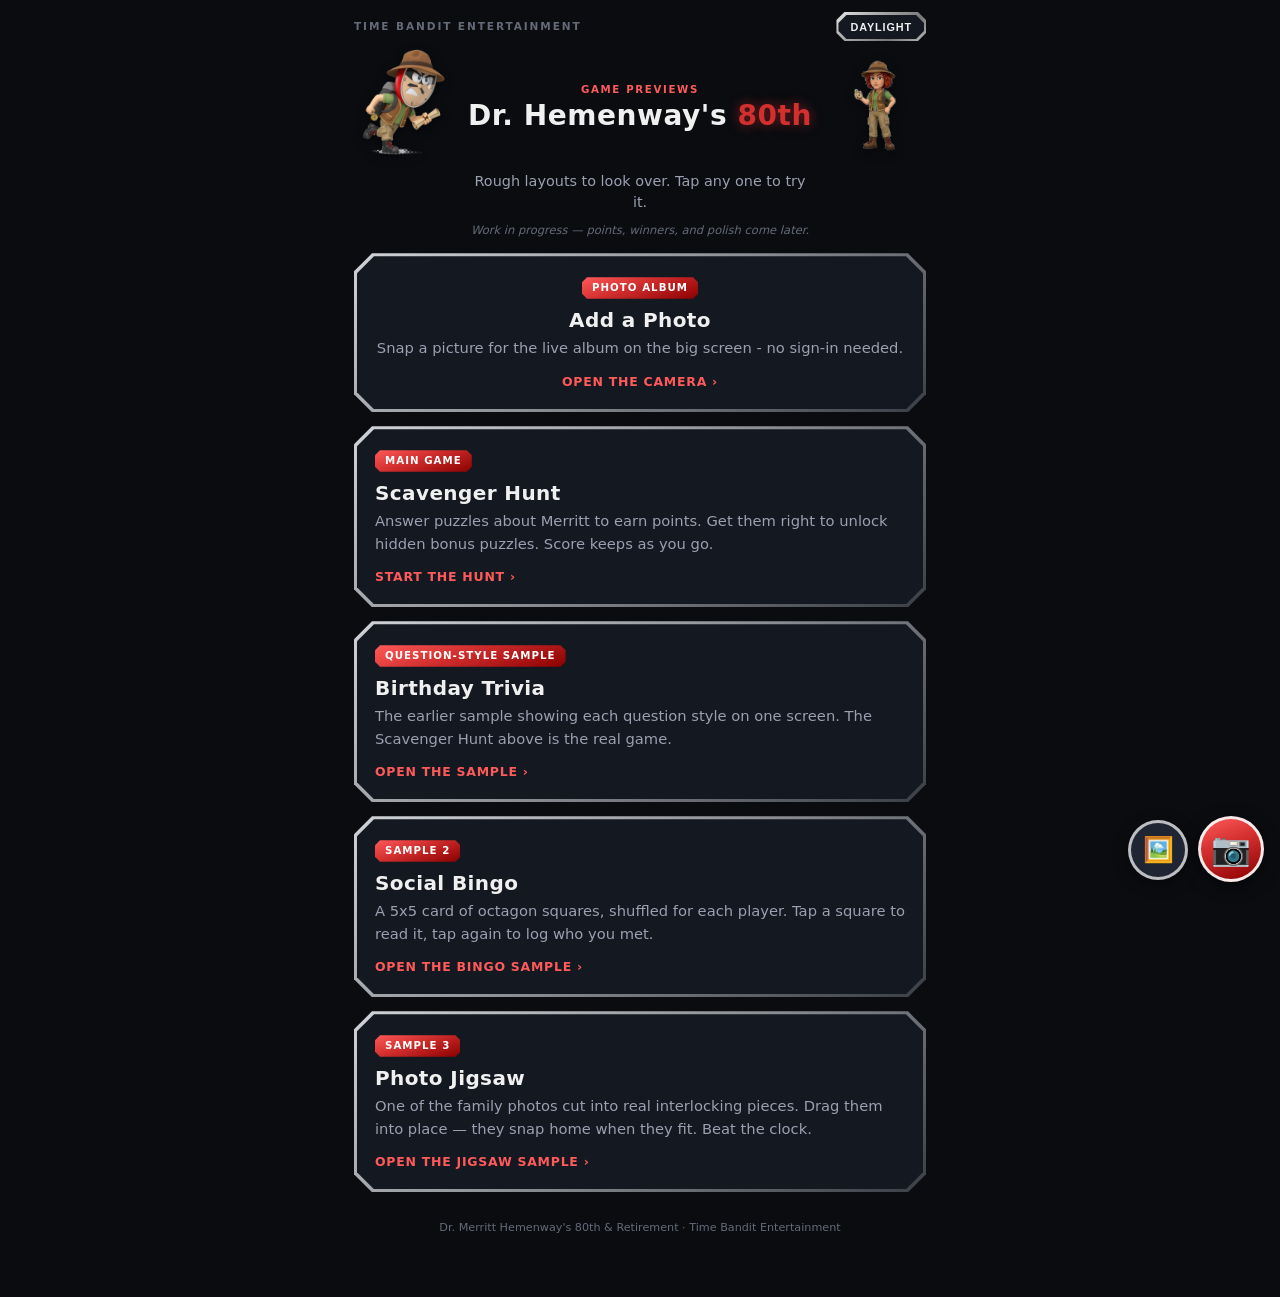
<file: index.html>
<!DOCTYPE html>
<html lang="en" data-theme="dark">
<head>
<meta charset="UTF-8" />
<meta name="viewport" content="width=device-width, initial-scale=1, viewport-fit=cover" />
<title>Dr. Hemenway's 80th — Game Previews</title>
<link rel="stylesheet" href="assets/tb.css" />
<style>
.frame.cardlink{text-decoration:none;color:inherit;transition:filter .15s,transform .1s;}
.frame.cardlink:hover{filter:brightness(1.07);}.frame.cardlink:active{transform:scale(.99);}
.tag{display:inline-block;font-size:.64rem;font-weight:800;letter-spacing:.1em;text-transform:uppercase;color:#fff;
  background:var(--accent);padding:3px 10px;margin-bottom:10px;
  clip-path:polygon(5px 0,calc(100% - 5px) 0,100% 5px,100% calc(100% - 5px),calc(100% - 5px) 100%,5px 100%,0 calc(100% - 5px),0 5px);}
.cardlink h3{font-size:1.25rem;margin-bottom:6px;}
.cardlink p{color:var(--text-dim);font-size:.92rem;}
.play{margin-top:13px;color:var(--red-light);font-weight:800;letter-spacing:.06em;text-transform:uppercase;font-size:.78rem;}
.camcard{text-align:center;}
.camcard .play{cursor:pointer;}
.cambtn{position:fixed;right:16px;bottom:18px;z-index:55;width:66px;height:66px;border:3px solid rgba(255,255,255,.9);border-radius:50%;
  cursor:pointer;font-size:2rem;line-height:1;color:#fff;display:flex;align-items:center;justify-content:center;
  background:var(--accent);box-shadow:0 4px 16px rgba(0,0,0,.55);}
.cambtn:active{transform:scale(.95);}
.galbtn{position:fixed;right:92px;bottom:20px;z-index:55;width:60px;height:60px;border:3px solid rgba(255,255,255,.7);border-radius:50%;
  cursor:pointer;font-size:1.55rem;line-height:1;color:#fff;display:flex;align-items:center;justify-content:center;
  background:var(--bg3);box-shadow:0 4px 14px rgba(0,0,0,.5);}
.galbtn:active{transform:scale(.95);}
.camprev{position:fixed;inset:0;z-index:90;display:none;align-items:center;justify-content:center;padding:20px;background:rgba(10,12,16,.95);}
.camprev.show{display:flex;}
.camprev .cpcard{max-width:34ch;width:100%;text-align:center;}
.camprev .cph{font-weight:800;text-transform:uppercase;letter-spacing:.1em;color:var(--red-light);font-size:.74rem;margin-bottom:10px;}
.camprev img{width:100%;height:auto;max-height:46vh;object-fit:contain;border:2px solid var(--border);margin-bottom:10px;background:#000;}
.camprev input{width:100%;background:var(--bg3);border:1px solid var(--border);color:var(--text);padding:11px 13px;font-size:.95rem;text-align:center;outline:none;margin-bottom:8px;
  clip-path:polygon(8px 0,calc(100% - 8px) 0,100% 8px,100% calc(100% - 8px),calc(100% - 8px) 100%,8px 100%,0 calc(100% - 8px),0 8px);}
</style>
</head>
<body>
<div class="toprow">
  <span class="brandmini">Time Bandit Entertainment</span>
  <span class="theme-toggle oct-8" onclick="toggleTheme()"><button class="inner oct-8" id="themeBtn">Daylight</button></span>
</div>

<header class="hdr">
  <img class="charL" src="assets/adventurer.png" alt="Time Bandit adventurer" />
  <div class="htitle">
    <div class="kicker">Game Previews</div>
    <h1>Dr. Hemenway's <span class="age">80th</span></h1>
  </div>
  <img class="charR" src="assets/girl.png" alt="Adventurer" />
</header>
<p class="hsub">Rough layouts to look over. Tap any one to try it.</p>
<div class="note">Work in progress — points, winners, and polish come later.</div>

<div class="frame oct-18 cardlink camcard" onclick="openCam()">
  <div class="body">
    <span class="tag">Photo Album</span>
    <h3>Add a Photo</h3>
    <p>Snap a picture for the live album on the big screen - no sign-in needed.</p>
    <div class="play">Open the camera &rsaquo;</div>
  </div>
</div>

<a class="frame oct-18 cardlink" href="hunt.html">
  <div class="body">
    <span class="tag">Main Game</span>
    <h3>Scavenger Hunt</h3>
    <p>Answer puzzles about Merritt to earn points. Get them right to unlock hidden bonus puzzles. Score keeps as you go.</p>
    <div class="play">Start the hunt &rsaquo;</div>
  </div>
</a>

<a class="frame oct-18 cardlink" href="trivia.html">
  <div class="body">
    <span class="tag">Question-style sample</span>
    <h3>Birthday Trivia</h3>
    <p>The earlier sample showing each question style on one screen. The Scavenger Hunt above is the real game.</p>
    <div class="play">Open the sample &rsaquo;</div>
  </div>
</a>

<a class="frame oct-18 cardlink" href="bingo.html">
  <div class="body">
    <span class="tag">Sample 2</span>
    <h3>Social Bingo</h3>
    <p>A 5x5 card of octagon squares, shuffled for each player. Tap a square to read it, tap again to log who you met.</p>
    <div class="play">Open the bingo sample &rsaquo;</div>
  </div>
</a>

<a class="frame oct-18 cardlink" href="jigsaw.html">
  <div class="body">
    <span class="tag">Sample 3</span>
    <h3>Photo Jigsaw</h3>
    <p>One of the family photos cut into real interlocking pieces. Drag them into place — they snap home when they fit. Beat the clock.</p>
    <div class="play">Open the jigsaw sample &rsaquo;</div>
  </div>
</a>

<footer>Dr. Merritt Hemenway's 80th &amp; Retirement · Time Bandit Entertainment</footer>
<button class="cambtn" onclick="openCam()" title="Take a photo for the album">&#128247;</button>
<input type="file" id="camInput" accept="image/*" capture="environment" style="display:none" onchange="onPhoto(event)" />
<button class="galbtn" onclick="openGallery()" title="Upload a photo you already took">&#128444;&#65039;</button>
<input type="file" id="galInput" accept="image/*" style="display:none" onchange="onPhoto(event)" />
<div class="camprev" id="camprev"><div class="cpcard">
  <div class="cph">Add to the album</div>
  <img id="camImg" alt="your photo" />
  <input id="camCap" placeholder="Add a caption (optional)" maxlength="80" />
  <span class="btn-frame oct-10"><button class="btn oct-9" onclick="sendPhoto()">Add to Album</button></span>
  <span class="btn-ghost-frame oct-8"><button class="btn-ghost oct-8" onclick="closeCam()">Cancel</button></span>
</div></div>

<script src="assets/tb.js"></script>
<script>
const LB_URL="https://hemenway-leaderboard.plywoodtom.workers.dev";
function isLB(){return /^https?:\/\//.test(LB_URL);}
function camWho(){try{return localStorage.getItem('tb_hunt_user')||localStorage.getItem('tb_hunt_name')||'Guest';}catch(e){return 'Guest';}}
let camData=null;
function openCam(){document.getElementById('camInput').click();}
function openGallery(){document.getElementById('galInput').click();}
function onPhoto(ev){const f=ev.target.files&&ev.target.files[0];ev.target.value='';if(!f)return;
  const rd=new FileReader();
  rd.onload=function(){const img=new Image();
    img.onload=function(){const max=1000;let w=img.width,h=img.height;
      if(w>h&&w>max){h=Math.round(h*max/w);w=max;}else if(h>=w&&h>max){w=Math.round(w*max/h);h=max;}
      const c=document.createElement('canvas');c.width=w;c.height=h;c.getContext('2d').drawImage(img,0,0,w,h);
      camData=c.toDataURL('image/jpeg',0.72);
      document.getElementById('camImg').src=camData;document.getElementById('camCap').value='';
      document.getElementById('camprev').classList.add('show');};
    img.src=rd.result;};
  rd.readAsDataURL(f);}
function closeCam(){document.getElementById('camprev').classList.remove('show');camData=null;}
function postPhotoTry(who,cap,img,tries){
  return fetch(LB_URL.replace(/\/$/,'')+'/photo',{method:'POST',headers:{'Content-Type':'application/json'},body:JSON.stringify({name:who,caption:cap,img})})
    .then(r=>r.ok).catch(()=>false)
    .then(ok=>(ok||tries<=0)?ok:new Promise(r=>setTimeout(r,900)).then(()=>postPhotoTry(who,cap,img,tries-1)));}
function sendPhoto(){if(!camData)return;
  const cap=(document.getElementById('camCap').value||'').trim();const who=camWho();
  if(!isLB()){closeCam();showToast('Photo captured (album link not set yet).');return;}
  showToast('Adding to the album...');
  postPhotoTry(who,cap,camData,3).then(ok=>{ if(ok){closeCam();showToast('Added to the album!');}
    else{showToast('Still no luck - check the wifi and tap Add to Album again.');} });}
</script>
</body>
</html>
</file>
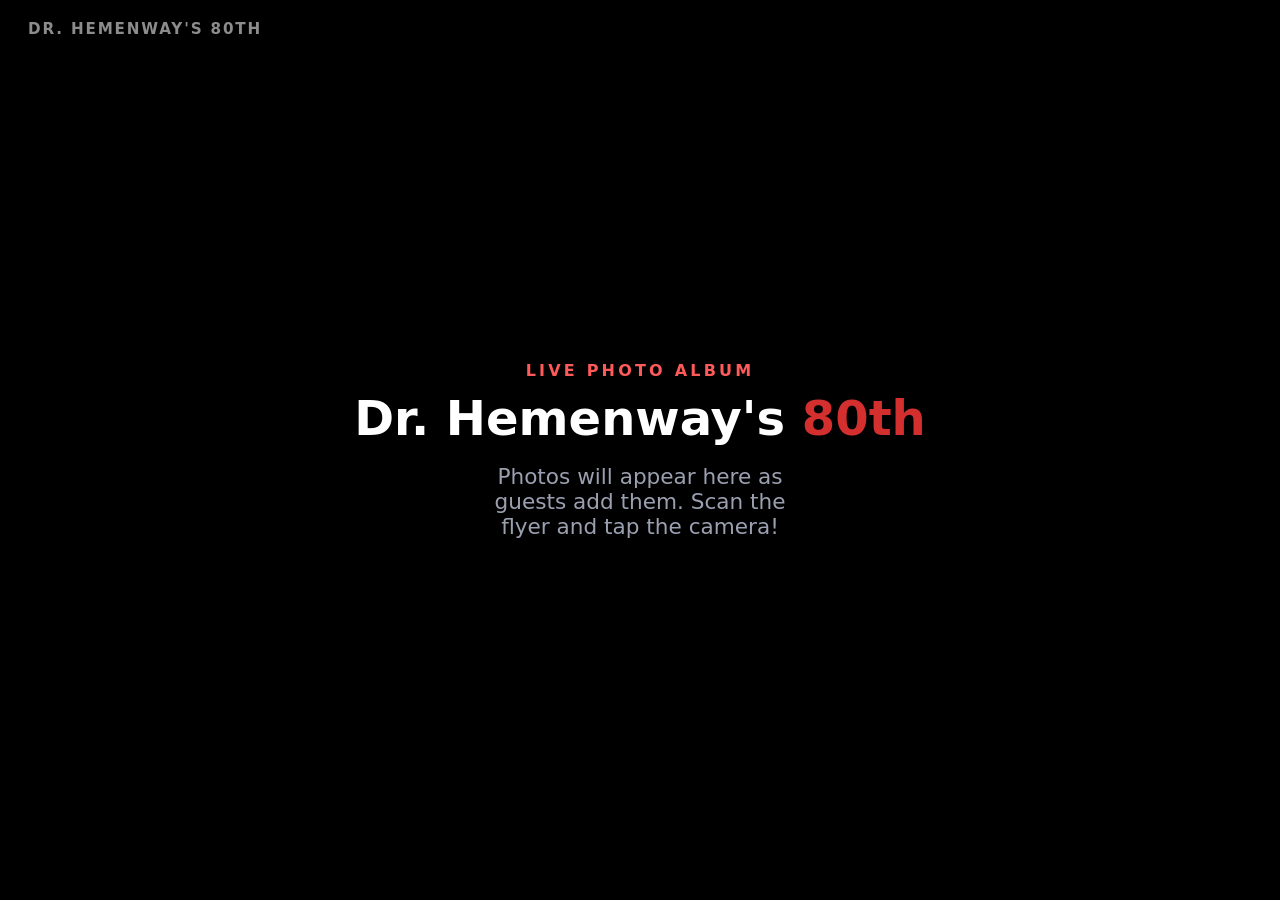
<file: album.html>
<!DOCTYPE html>
<html lang="en">
<head>
<meta charset="UTF-8" />
<meta name="viewport" content="width=device-width, initial-scale=1" />
<title>Dr. Hemenway's 80th — Live Photo Album</title>
<style>
*{margin:0;padding:0;box-sizing:border-box;}
body{background:#000;overflow:hidden;font-family:'Segoe UI',system-ui,-apple-system,sans-serif;cursor:none;}
#stage{position:fixed;inset:0;display:flex;align-items:center;justify-content:center;}
#pic{max-width:100%;max-height:100%;object-fit:contain;transition:opacity .6s ease;opacity:0;}
#cap{position:fixed;left:0;right:0;bottom:0;padding:26px 36px 30px;text-align:center;
  background:linear-gradient(transparent,rgba(0,0,0,.82));pointer-events:none;}
#cap .ct{color:#fff;font-size:2.2rem;font-weight:700;text-shadow:0 2px 10px #000;line-height:1.2;}
#cap .nm{color:#ff5a5a;font-size:1.15rem;font-weight:800;text-transform:uppercase;letter-spacing:.12em;margin-top:8px;text-shadow:0 2px 8px #000;}
#brand{position:fixed;top:20px;left:28px;color:rgba(255,255,255,.55);font-weight:800;letter-spacing:.12em;text-transform:uppercase;font-size:.95rem;}
#count{position:fixed;top:20px;right:28px;color:rgba(255,255,255,.45);font-weight:700;font-size:.85rem;}
#empty{position:fixed;inset:0;display:flex;flex-direction:column;align-items:center;justify-content:center;color:#fff;text-align:center;padding:30px;}
#empty .k{color:#ff5a5a;font-weight:800;letter-spacing:.2em;text-transform:uppercase;font-size:1rem;}
#empty h1{font-size:3rem;margin:10px 0 6px;}
#empty h1 .r{color:#d32f2f;}
#empty p{color:#9aa0b0;font-size:1.35rem;margin-top:12px;max-width:24ch;}
</style>
</head>
<body>
<div id="stage">
  <img id="pic" alt="" />
  <div id="empty">
    <div class="k">Live Photo Album</div>
    <h1>Dr. Hemenway's <span class="r">80th</span></h1>
    <p>Photos will appear here as guests add them. Scan the flyer and tap the camera!</p>
  </div>
</div>
<div id="brand">Dr. Hemenway's 80th</div>
<div id="count"></div>
<div id="cap"></div>

<script>
const LB_URL="https://hemenway-leaderboard.plywoodtom.workers.dev";
let photos=[], idx=0; const seen=new Set();
function esc(s){return(s+'').replace(/[&<>"']/g,c=>({'&':'&amp;','<':'&lt;','>':'&gt;','"':'&quot;',"'":'&#39;'}[c]));}
function imgUrl(id){return LB_URL.replace(/\/$/,'')+'/photo?id='+encodeURIComponent(id);}
async function poll(){
  try{
    const r=await fetch(LB_URL.replace(/\/$/,'')+'/photos');const list=await r.json();
    if(!Array.isArray(list))return;
    const hasNew=list.some(p=>!seen.has(p.id));
    if(list.length){
      list.forEach(p=>seen.add(p.id));
      photos=list.slice().reverse(); // newest first
      document.getElementById('empty').style.display='none';
      document.getElementById('count').textContent=photos.length+' photos';
      if(hasNew){idx=0;show();} // jump to newest when one arrives
    }
  }catch(e){}
}
function show(){
  if(!photos.length){document.getElementById('empty').style.display='flex';document.getElementById('pic').style.opacity=0;return;}
  const p=photos[idx%photos.length];const img=document.getElementById('pic');
  img.style.opacity=0;
  const tmp=new Image();
  tmp.onload=function(){img.src=tmp.src;img.style.opacity=1;
    const cap=document.getElementById('cap');
    cap.innerHTML=(p.caption?'<div class="ct">'+esc(p.caption)+'</div>':'')+(p.name?'<div class="nm">'+esc(p.name)+(p.caption?'':'')+'</div>':'');
  };
  tmp.src=imgUrl(p.id);
}
function next(){if(!photos.length)return;idx=(idx+1)%photos.length;show();}
setInterval(next,6000);
setInterval(poll,15000);
poll();
</script>
</body>
</html>
</file>
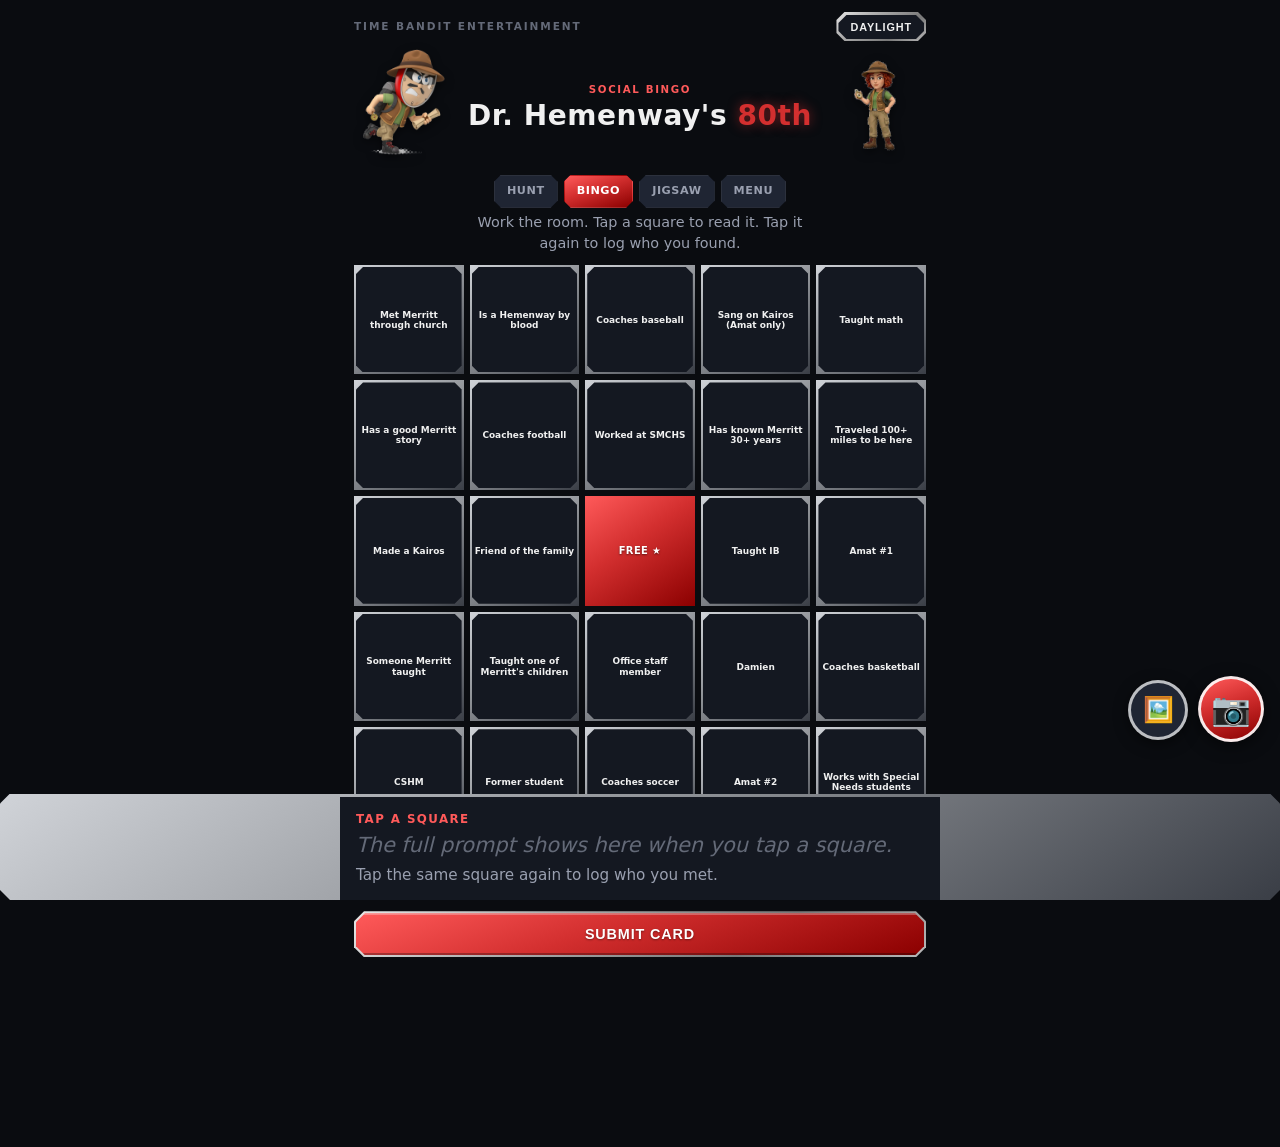
<file: bingo.html>
<!DOCTYPE html>
<html lang="en" data-theme="dark">
<head>
<meta charset="UTF-8" />
<meta name="viewport" content="width=device-width, initial-scale=1, viewport-fit=cover" />
<title>Dr. Hemenway's 80th — Social Bingo (Sample)</title>
<link rel="stylesheet" href="assets/tb.css" />
<style>
body{padding-bottom:190px;}
.board{display:grid;grid-template-columns:repeat(5,1fr);gap:6px;margin:10px 0 6px;}
.cell{aspect-ratio:1;background:var(--frame-border);padding:2px;cursor:pointer;transition:filter .12s,transform .08s;}
.cell:active{transform:scale(.95);}
.cell .cin{width:100%;height:100%;background:var(--bg2);display:flex;align-items:center;justify-content:center;text-align:center;
  padding:4px 3px;font-size:.56rem;font-weight:600;line-height:1.12;color:var(--text);overflow:hidden;
  clip-path:polygon(7px 0,calc(100% - 7px) 0,100% 7px,100% calc(100% - 7px),calc(100% - 7px) 100%,7px 100%,0 calc(100% - 7px),0 7px);}
.cell.sel{background:var(--accent);}
.cell.sel .cin{background:transparent;color:#fff;}
.cell.done{background:linear-gradient(145deg,#86efac,#22c55e 45%,#15803d);}
.cell.done .cin{background:transparent;color:#06280f;font-weight:800;}
.cell.free{background:linear-gradient(145deg,#ff5a5a,#d32f2f 42%,#8b0000);}
.cell.free .cin{background:transparent;color:#fff;font-weight:800;font-size:.62rem;letter-spacing:.04em;text-shadow:0 1px 2px rgba(0,0,0,.5);}
.cell.win .cin{box-shadow:inset 0 0 0 2px var(--red-light);}
.row2{display:flex;gap:8px;margin-top:8px;}
.minibtn{flex:1;background:var(--border);padding:1.5px;cursor:pointer;}
.minibtn .mi{background:var(--bg3);color:var(--text);text-align:center;padding:9px 6px;font-size:.72rem;font-weight:700;text-transform:uppercase;letter-spacing:.05em;
  clip-path:polygon(7px 0,calc(100% - 7px) 0,100% 7px,100% calc(100% - 7px),calc(100% - 7px) 100%,7px 100%,0 calc(100% - 7px),0 7px);}
.count{text-align:center;font-size:.72rem;text-transform:uppercase;letter-spacing:.1em;color:var(--text-dim);font-weight:700;margin-top:8px;}
.count b{color:var(--red-light);}
.bingo-banner{display:none;text-align:center;margin-top:10px;font-size:1.1rem;font-weight:800;letter-spacing:.1em;text-transform:uppercase;
  color:#fff;background:var(--accent);padding:10px;text-shadow:0 1px 3px rgba(0,0,0,.5);
  clip-path:polygon(12px 0,calc(100% - 12px) 0,100% 12px,100% calc(100% - 12px),calc(100% - 12px) 100%,12px 100%,0 calc(100% - 12px),0 12px);}
.bingo-banner.show{display:block;}
.dock{position:fixed;left:0;right:0;bottom:0;background:var(--frame-border);padding:3px 3px 0;}
.dock .din{background:var(--bg2);padding:14px 16px calc(14px + env(safe-area-inset-bottom));max-width:600px;margin:0 auto;}
.dock .dlab{font-size:.74rem;text-transform:uppercase;letter-spacing:.12em;color:var(--red-light);font-weight:800;margin-bottom:5px;}
.dock .dtext{font-size:1.3rem;font-weight:700;color:var(--text);line-height:1.25;}
.dock .dhint{font-size:.95rem;color:var(--text-dim);margin-top:7px;line-height:1.3;}
.dock.empty .dtext{color:var(--text-muted);font-weight:500;font-style:italic;}
.dock .ansrow{display:flex;gap:8px;margin-top:10px;}
.dock .inwrap{flex:1;background:var(--frame-border);padding:1.5px;}
.dock .inwrap input{width:100%;background:var(--bg3);border:none;color:var(--text);padding:10px 12px;font-size:.92rem;outline:none;}
.dock .markbtn{background:var(--metal);padding:2px;cursor:pointer;}
.dock .markbtn button{border:none;cursor:pointer;padding:10px 16px;font-size:.78rem;font-weight:800;text-transform:uppercase;letter-spacing:.05em;color:#fff;background:var(--accent);}
.dock .clearmark{background:none;border:none;color:var(--text-dim);font-size:.74rem;cursor:pointer;margin-top:8px;text-decoration:underline;}
.cambtn{position:fixed;right:16px;bottom:158px;z-index:55;width:66px;height:66px;border:3px solid rgba(255,255,255,.9);border-radius:50%;
  cursor:pointer;font-size:2rem;line-height:1;color:#fff;display:flex;align-items:center;justify-content:center;
  background:var(--accent);box-shadow:0 4px 16px rgba(0,0,0,.55);}
.cambtn:active{transform:scale(.95);}
.galbtn{position:fixed;right:92px;bottom:160px;z-index:55;width:60px;height:60px;border:3px solid rgba(255,255,255,.7);border-radius:50%;
  cursor:pointer;font-size:1.55rem;line-height:1;color:#fff;display:flex;align-items:center;justify-content:center;
  background:var(--bg3);box-shadow:0 4px 14px rgba(0,0,0,.5);}
.galbtn:active{transform:scale(.95);}
.camprev{position:fixed;inset:0;z-index:90;display:none;align-items:center;justify-content:center;padding:20px;background:rgba(10,12,16,.95);}
.camprev.show{display:flex;}
.camprev .cpcard{max-width:34ch;width:100%;text-align:center;}
.camprev .cph{font-weight:800;text-transform:uppercase;letter-spacing:.1em;color:var(--red-light);font-size:.74rem;margin-bottom:10px;}
.camprev img{width:100%;height:auto;max-height:46vh;object-fit:contain;border:2px solid var(--border);margin-bottom:10px;background:#000;}
.camprev input{width:100%;background:var(--bg3);border:1px solid var(--border);color:var(--text);padding:11px 13px;font-size:.95rem;text-align:center;outline:none;margin-bottom:8px;
  clip-path:polygon(8px 0,calc(100% - 8px) 0,100% 8px,100% calc(100% - 8px),calc(100% - 8px) 100%,8px 100%,0 calc(100% - 8px),0 8px);}
</style>
</head>
<body>
<div class="toprow">
  <span class="brandmini">Time Bandit Entertainment</span>
  <span class="theme-toggle oct-8" onclick="toggleTheme()"><button class="inner oct-8" id="themeBtn">Daylight</button></span>
</div>
<header class="hdr">
  <img class="charL" src="assets/adventurer.png" alt="Time Bandit adventurer" />
  <div class="htitle"><div class="kicker">Social Bingo</div>
    <h1>Dr. Hemenway's <span class="age">80th</span></h1></div>
  <img class="charR" src="assets/girl.png" alt="Adventurer" />
</header>
<nav class="gamenav">
  <a href="hunt.html">Hunt</a>
  <a href="bingo.html" class="on">Bingo</a>
  <a href="jigsaw.html">Jigsaw</a>
  <a href="index.html">Menu</a>
</nav>
<p class="hsub">Work the room. Tap a square to read it. Tap it again to log who you found.</p>

<div class="board" id="board"></div>
<div class="count">Found <b id="cdone">0</b> of <b id="ctot">24</b> · Get 5 in a row for BINGO</div>
<div class="bingo-banner" id="banner">★ BINGO! ★</div>

<div class="row2">
  <span class="minibtn oct-8" onclick="newCard()"><span class="mi oct-8">New Card</span></span>
  <span class="minibtn oct-8" onclick="clearAll()"><span class="mi oct-8">Clear marks</span></span>
</div>
<span class="btn-frame oct-10"><button class="btn oct-9" onclick="submitGame()">Submit Card</button></span>

<div class="dock empty oct-10" id="dock"><div class="din">
  <div class="dlab">Tap a square</div>
  <div class="dtext" id="dtext">The full prompt shows here when you tap a square.</div>
  <div class="dhint" id="dhint">Tap the same square again to log who you met.</div>
  <div id="ansArea"></div>
</div></div>

<button class="cambtn" onclick="openCam()" title="Take a photo for the album">&#128247;</button>
<input type="file" id="camInput" accept="image/*" capture="environment" style="display:none" onchange="onPhoto(event)" />
<button class="galbtn" onclick="openGallery()" title="Upload a photo you already took">&#128444;&#65039;</button>
<input type="file" id="galInput" accept="image/*" style="display:none" onchange="onPhoto(event)" />
<div class="camprev" id="camprev"><div class="cpcard">
  <div class="cph">Add to the album</div>
  <img id="camImg" alt="your photo" />
  <input id="camCap" placeholder="Add a caption (optional)" maxlength="80" />
  <span class="btn-frame oct-10"><button class="btn oct-9" onclick="sendPhoto()">Add to Album</button></span>
  <span class="btn-ghost-frame oct-8"><button class="btn-ghost oct-8" onclick="closeCam()">Cancel</button></span>
</div></div>

<script src="assets/tb.js"></script>
<script>
const PROMPTS=[
 {t:'Someone Merritt taught'},{t:"Taught one of Merritt's children"},{t:'Office staff member'},{t:'Works with Special Needs students'},
 {t:'Coaches football'},{t:'Coaches basketball'},{t:'Friend of the family'},{t:'Worked at SMCHS'},
 {t:'Amat #1',d:"Was a teacher during Merritt's first employment at Bishop Amat."},
 {t:'Amat #2',d:"Was there during Merritt's second time at Amat, when he was principal."},
 {t:'CSHM',d:'Connected to CSHM (exact match pending from your dad)'},
 {t:'Damien',d:'Connected to Damien (exact match pending from your dad)'},
 {t:'Former student'},{t:'Made a Kairos'},{t:'Sang on Kairos (Amat only)'},{t:'Coaches soccer'},
 {t:'Taught math'},{t:'Taught IB',d:'Taught an International Baccalaureate class.'},{t:'Coaches baseball'},
 {t:'Traveled 100+ miles to be here',f:1},{t:'Has known Merritt 30+ years',f:1},{t:'Has a good Merritt story',f:1},
 {t:'Met Merritt through church',f:1},{t:'Is a Hemenway by blood',f:1}
];
const FREE=12;
let order=[],marked={},sel=null;
function shuffle(a){for(let i=a.length-1;i>0;i--){const j=Math.floor(Math.random()*(i+1));[a[i],a[j]]=[a[j],a[i]];}return a;}
function load(){try{const s=localStorage.getItem('tb_bingo_card');if(s){const o=JSON.parse(s);order=o.order;marked=o.marked||{};return;}}catch(e){}newCard(true);}
function persist(){try{localStorage.setItem('tb_bingo_card',JSON.stringify({order:order,marked:marked}));}catch(e){}}
function newCard(){order=shuffle([...Array(PROMPTS.length).keys()]).slice(0,24);marked={};sel=null;persist();render();showDetail(null);}
function clearAll(){marked={};sel=null;persist();render();showDetail(null);}
function promptForCell(ci){if(ci===FREE)return null;const slot=ci<FREE?ci:ci-1;return PROMPTS[order[slot]];}
function esc(s){return(s+'').replace(/[&<>"']/g,c=>({'&':'&amp;','<':'&lt;','>':'&gt;','"':'&quot;',"'":'&#39;'}[c]));}
function render(){
  const b=document.getElementById('board');b.innerHTML='';
  for(let ci=0;ci<25;ci++){const cell=document.createElement('div');
    if(ci===FREE){cell.className='cell free';cell.innerHTML='<div class="cin">FREE ★</div>';b.appendChild(cell);continue;}
    const p=promptForCell(ci),done=marked[ci]!==undefined;
    cell.className='cell'+(done?' done':'')+(sel===ci?' sel':'');
    cell.innerHTML='<div class="cin">'+(done?'✓ '+esc(marked[ci]||'Found'):esc(p.t))+'</div>';
    cell.onclick=()=>tapCell(ci);b.appendChild(cell);}
  document.getElementById('cdone').textContent=Object.keys(marked).length;checkBingo();
}
function tapCell(ci){if(sel===ci){enterAnswer(ci);return;}sel=ci;render();showDetail(ci);}
function showDetail(ci){
  const dock=document.getElementById('dock');document.getElementById('ansArea').innerHTML='';
  if(ci===null){dock.classList.add('empty');document.querySelector('.dlab').textContent='Tap a square';
    document.getElementById('dtext').textContent='The full prompt shows here when you tap a square.';
    document.getElementById('dhint').textContent='Tap the same square again to log who you met.';return;}
  dock.classList.remove('empty');const p=promptForCell(ci);
  document.querySelector('.dlab').textContent='Find someone who is...';
  document.getElementById('dtext').textContent=p.t+(p.f?'  (sample square)':'');
  document.getElementById('dhint').textContent=p.d?p.d:(marked[ci]!==undefined?'Marked: '+marked[ci]:'Tap this square again to log who you met.');
}
function enterAnswer(ci){
  const ans=document.getElementById('ansArea');const existing=marked[ci]||'';
  document.querySelector('.dlab').textContent='Who did you meet?';
  document.getElementById('dhint').textContent='Type their name to mark this square.';
  ans.innerHTML='<div class="ansrow"><span class="inwrap oct-8"><input id="whoInput" placeholder="Their name" value="'+esc(existing)+'"/></span>'
    +'<span class="markbtn oct-8"><button class="oct-8" onclick="markFound('+ci+')">Mark Found</button></span></div>'
    +(marked[ci]!==undefined?'<button class="clearmark" onclick="unmark('+ci+')">Remove this mark</button>':'');
  const inp=document.getElementById('whoInput');inp.focus();inp.addEventListener('keydown',e=>{if(e.key==='Enter')markFound(ci);});
}
function markFound(ci){const v=document.getElementById('whoInput').value.trim();marked[ci]=v||'Found';persist();sel=null;render();showDetail(null);}
function unmark(ci){delete marked[ci];persist();render();showDetail(ci);}
function isMarked(ci){return ci===FREE||marked[ci]!==undefined;}
function checkBingo(){
  const lines=[];for(let r=0;r<5;r++)lines.push([0,1,2,3,4].map(c=>r*5+c));
  for(let c=0;c<5;c++)lines.push([0,1,2,3,4].map(r=>r*5+c));
  lines.push([0,6,12,18,24]);lines.push([4,8,12,16,20]);
  let win=false;const wc=new Set();lines.forEach(L=>{if(L.every(isMarked)){win=true;L.forEach(x=>wc.add(x));}});
  document.getElementById('banner').classList.toggle('show',win);
  document.querySelectorAll('.board .cell').forEach((el,i)=>el.classList.toggle('win',wc.has(i)));
}
function submitGame(){showToast('Card submitted! ('+Object.keys(marked).length+' of 24 found) — sample only');}

/* ===== camera / album (shares the same Worker + player name as the hunt) ===== */
const LB_URL="https://hemenway-leaderboard.plywoodtom.workers.dev";
function isLB(){return /^https?:\/\//.test(LB_URL);}
function camWho(){try{return localStorage.getItem('tb_hunt_user')||localStorage.getItem('tb_hunt_name')||'Guest';}catch(e){return 'Guest';}}
let camData=null;
function openCam(){document.getElementById('camInput').click();}
function openGallery(){document.getElementById('galInput').click();}
function onPhoto(ev){const f=ev.target.files&&ev.target.files[0];ev.target.value='';if(!f)return;
  const rd=new FileReader();
  rd.onload=function(){const img=new Image();
    img.onload=function(){const max=1000;let w=img.width,h=img.height;
      if(w>h&&w>max){h=Math.round(h*max/w);w=max;}else if(h>=w&&h>max){w=Math.round(w*max/h);h=max;}
      const c=document.createElement('canvas');c.width=w;c.height=h;c.getContext('2d').drawImage(img,0,0,w,h);
      camData=c.toDataURL('image/jpeg',0.72);
      document.getElementById('camImg').src=camData;document.getElementById('camCap').value='';
      document.getElementById('camprev').classList.add('show');};
    img.src=rd.result;};
  rd.readAsDataURL(f);}
function closeCam(){document.getElementById('camprev').classList.remove('show');camData=null;}
function postPhotoTry(who,cap,img,tries){
  return fetch(LB_URL.replace(/\/$/,'')+'/photo',{method:'POST',headers:{'Content-Type':'application/json'},body:JSON.stringify({name:who,caption:cap,img})})
    .then(r=>r.ok).catch(()=>false)
    .then(ok=>(ok||tries<=0)?ok:new Promise(r=>setTimeout(r,900)).then(()=>postPhotoTry(who,cap,img,tries-1)));}
function sendPhoto(){if(!camData)return;
  const cap=(document.getElementById('camCap').value||'').trim();const who=camWho();
  if(!isLB()){closeCam();showToast('Photo captured (album link not set yet).');return;}
  showToast('Adding to the album...');
  postPhotoTry(who,cap,camData,3).then(ok=>{ if(ok){closeCam();showToast('Added to the album!');}
    else{showToast('Still no luck - check the wifi and tap Add to Album again.');} });}

load();render();
</script>
</body>
</html>
</file>
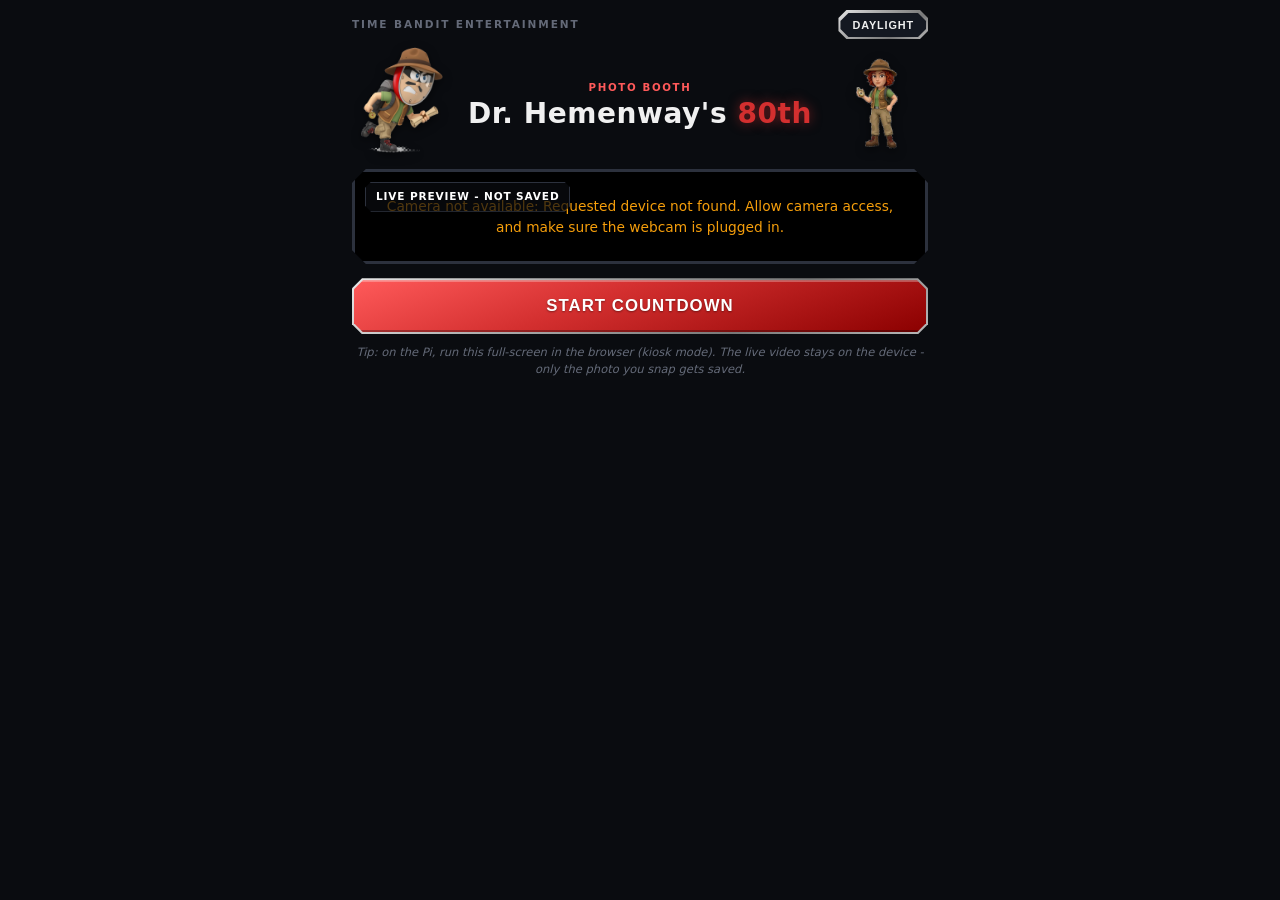
<file: booth.html>
<!DOCTYPE html>
<html lang="en" data-theme="dark">
<head>
<meta charset="UTF-8" />
<meta name="viewport" content="width=device-width, initial-scale=1, viewport-fit=cover" />
<title>Dr. Hemenway's 80th — Photo Booth</title>
<link rel="stylesheet" href="assets/tb.css" />
<style>
body{padding:10px 12px 30px;}
.booth{position:relative;width:100%;background:#000;overflow:hidden;border:3px solid var(--border);
  clip-path:polygon(14px 0,calc(100% - 14px) 0,100% 14px,100% calc(100% - 14px),calc(100% - 14px) 100%,14px 100%,0 calc(100% - 14px),0 14px);}
.booth video,.booth img.shot{display:block;width:100%;height:auto;}
.booth video{transform:scaleX(-1);} /* mirror preview so posing feels natural */
.flash{position:absolute;inset:0;background:#fff;opacity:0;pointer-events:none;}
.flash.go{animation:fl .5s ease;}
@keyframes fl{0%{opacity:0}10%{opacity:.95}100%{opacity:0}}
.count{position:absolute;inset:0;display:none;align-items:center;justify-content:center;}
.count.show{display:flex;}
.count span{font-size:34vw;font-weight:900;color:#fff;text-shadow:0 0 30px var(--red-glow),0 6px 18px rgba(0,0,0,.6);line-height:1;}
.badge{position:absolute;top:10px;left:10px;background:rgba(10,12,16,.7);border:1px solid var(--border);color:#fff;
  font-size:.66rem;font-weight:800;text-transform:uppercase;letter-spacing:.08em;padding:6px 10px;
  clip-path:polygon(6px 0,calc(100% - 6px) 0,100% 6px,100% calc(100% - 6px),calc(100% - 6px) 100%,6px 100%,0 calc(100% - 6px),0 6px);}
.err{color:var(--warn);font-size:.86rem;text-align:center;padding:24px;}
.controls{margin-top:12px;}
.camsel{margin-top:10px;font-size:.74rem;color:var(--text-dim);}
.camsel select{width:100%;margin-top:4px;background:var(--bg3);color:var(--text);border:1px solid var(--border);padding:9px;font-size:.85rem;}
.shotwrap{display:none;}
.shotwrap.show{display:block;}
.livewrap.hide{display:none;}
.note{text-align:center;font-size:.72rem;color:var(--text-muted);margin-top:10px;font-style:italic;}
.bigbtn{font-size:1.05rem;padding:16px;}
</style>
</head>
<body>
<div class="toprow">
  <span class="brandmini">Time Bandit Entertainment</span>
  <span class="theme-toggle oct-8" onclick="toggleTheme()"><button class="inner oct-8" id="themeBtn">Daylight</button></span>
</div>
<header class="hdr">
  <img class="charL" src="assets/adventurer.png" alt="Time Bandit adventurer" />
  <div class="htitle"><div class="kicker">Photo Booth</div>
    <h1>Dr. Hemenway's <span class="age">80th</span></h1></div>
  <img class="charR" src="assets/girl.png" alt="Adventurer" />
</header>

<!-- LIVE camera -->
<div class="livewrap" id="livewrap">
  <div class="booth" id="booth">
    <div class="badge">Live preview - not saved</div>
    <video id="video" autoplay playsinline muted></video>
    <div class="count" id="count"><span id="countNum">3</span></div>
    <div class="flash" id="flash"></div>
    <div class="err" id="err" style="display:none"></div>
  </div>
  <div class="controls">
    <span class="btn-frame oct-10"><button class="btn oct-9 bigbtn" id="startBtn" onclick="startCountdown()">Start Countdown</button></span>
  </div>
  <div class="camsel" id="camsel" style="display:none">
    Camera:
    <select id="camPick" onchange="pickCam(this.value)"></select>
  </div>
  <div class="note">Tip: on the Pi, run this full-screen in the browser (kiosk mode). The live video stays on the device - only the photo you snap gets saved.</div>
</div>

<!-- captured photo -->
<div class="shotwrap" id="shotwrap">
  <div class="booth"><img class="shot" id="shot" alt="your photo" /></div>
  <div class="controls">
    <span class="btn-frame oct-10"><button class="btn oct-9 bigbtn" onclick="savePhoto()">Save / Download Photo</button></span>
    <span class="btn-ghost-frame oct-8"><button class="btn-ghost oct-8" onclick="retake()">Retake</button></span>
  </div>
  <div class="note">In the real party app this photo auto-uploads to the live slideshow + album, and a QR appears so guests can grab it. This standalone test just lets you save it to check the camera.</div>
</div>

<canvas id="canvas" style="display:none"></canvas>

<script src="assets/tb.js"></script>
<script>
const video=document.getElementById('video');
let stream=null,lastShot=null,counting=false;

async function startCam(deviceId){
  try{
    if(stream)stream.getTracks().forEach(t=>t.stop());
    const constraints={audio:false,video:deviceId?{deviceId:{exact:deviceId}}:{width:{ideal:1280},height:{ideal:720},facingMode:'user'}};
    stream=await navigator.mediaDevices.getUserMedia(constraints);
    video.srcObject=stream;document.getElementById('err').style.display='none';video.style.display='block';
    listCams();
  }catch(e){
    video.style.display='none';
    const el=document.getElementById('err');el.style.display='block';
    el.textContent='Camera not available: '+e.message+'. Allow camera access, and make sure the webcam is plugged in.';
  }
}
async function listCams(){
  try{
    const devs=await navigator.mediaDevices.enumerateDevices();
    const cams=devs.filter(d=>d.kind==='videoinput');
    if(cams.length>1){
      const sel=document.getElementById('camPick');sel.innerHTML='';
      cams.forEach((c,i)=>{const o=document.createElement('option');o.value=c.deviceId;o.textContent=c.label||('Camera '+(i+1));sel.appendChild(o);});
      document.getElementById('camsel').style.display='block';
    }
  }catch(e){}
}
function pickCam(id){startCam(id);}

function startCountdown(){
  if(counting||!stream)return;counting=true;
  document.getElementById('startBtn').disabled=true;
  let n=3;const cd=document.getElementById('count'),num=document.getElementById('countNum');
  cd.classList.add('show');num.textContent=n;
  const tick=setInterval(()=>{
    n--;
    if(n>0){num.textContent=n;}
    else{clearInterval(tick);cd.classList.remove('show');snap();}
  },1000);
}
function snap(){
  const c=document.getElementById('canvas');
  const w=video.videoWidth||1280,h=video.videoHeight||720;
  c.width=w;c.height=h;const ctx=c.getContext('2d');
  // mirror to match the preview the guest posed in
  ctx.translate(w,0);ctx.scale(-1,1);
  ctx.drawImage(video,0,0,w,h);
  const flash=document.getElementById('flash');flash.classList.add('go');setTimeout(()=>flash.classList.remove('go'),500);
  lastShot=c.toDataURL('image/jpeg',0.92);
  document.getElementById('shot').src=lastShot;
  document.getElementById('livewrap').classList.add('hide');
  document.getElementById('shotwrap').classList.add('show');
  counting=false;document.getElementById('startBtn').disabled=false;
}
function savePhoto(){
  if(!lastShot)return;
  const a=document.createElement('a');a.href=lastShot;
  a.download='hemenway80-photobooth.jpg';document.body.appendChild(a);a.click();a.remove();
  showToast('Photo saved. (In the app it would upload to the live slideshow.)');
}
function retake(){
  document.getElementById('shotwrap').classList.remove('show');
  document.getElementById('livewrap').classList.remove('hide');
}
startCam();
</script>
</body>
</html>
</file>
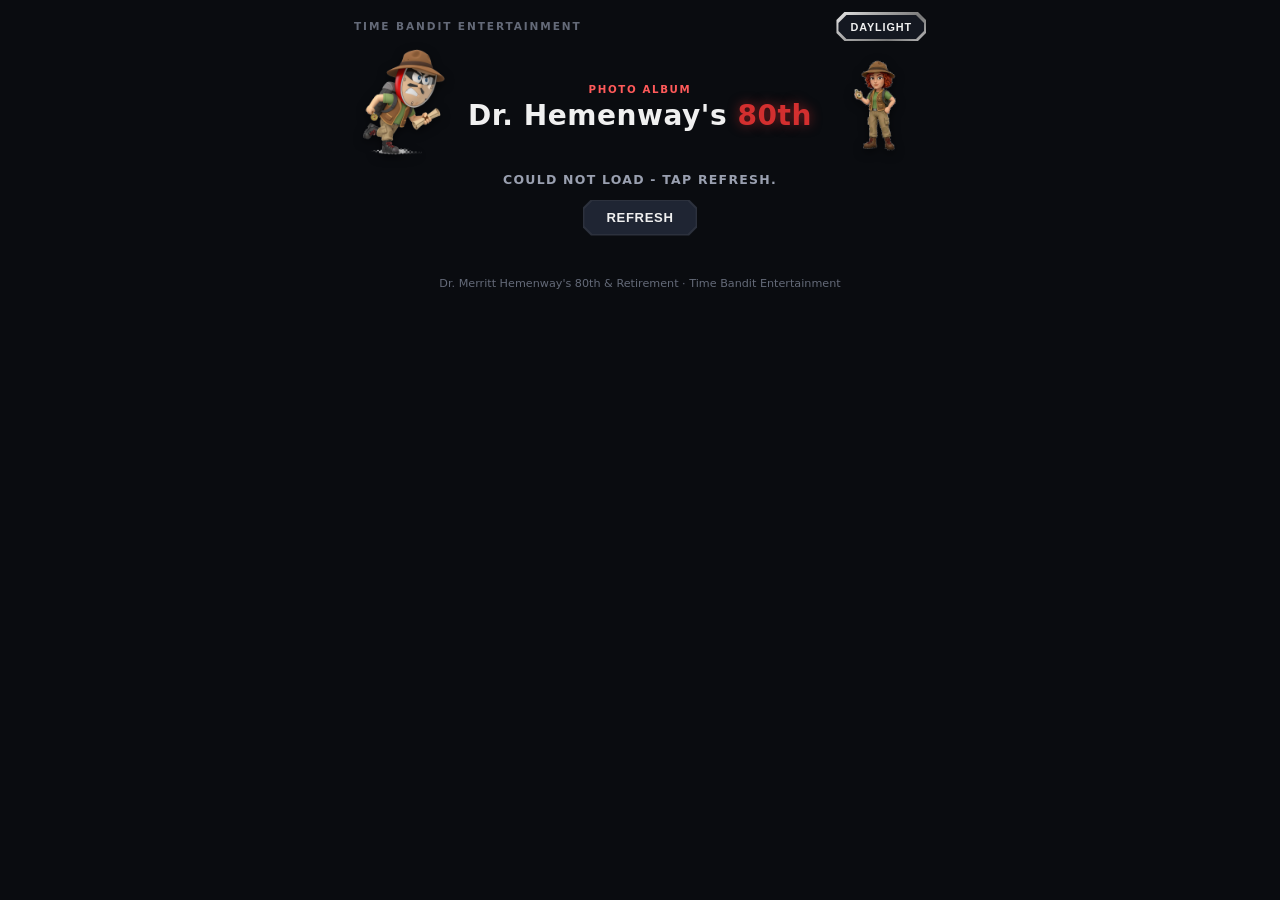
<file: gallery.html>
<!DOCTYPE html>
<html lang="en" data-theme="dark">
<head>
<meta charset="UTF-8" />
<meta name="viewport" content="width=device-width, initial-scale=1, viewport-fit=cover" />
<title>Dr. Hemenway's 80th — Photo Album</title>
<link rel="stylesheet" href="assets/tb.css" />
<style>
.count{text-align:center;font-size:.78rem;text-transform:uppercase;letter-spacing:.1em;color:var(--text-dim);font-weight:700;margin:2px 0 10px;}
.count b{color:var(--red-light);}
.grid{display:grid;grid-template-columns:repeat(auto-fill,minmax(108px,1fr));gap:6px;}
.cell{position:relative;aspect-ratio:1;background:var(--bg3);cursor:pointer;overflow:hidden;
  clip-path:polygon(9px 0,calc(100% - 9px) 0,100% 9px,100% calc(100% - 9px),calc(100% - 9px) 100%,9px 100%,0 calc(100% - 9px),0 9px);}
.cell img{width:100%;height:100%;object-fit:cover;display:block;}
.cell .cc{position:absolute;left:0;right:0;bottom:0;font-size:.6rem;color:#fff;background:linear-gradient(transparent,rgba(0,0,0,.78));
  padding:10px 6px 5px;text-align:center;font-weight:600;line-height:1.15;}
.empty{text-align:center;color:var(--text-dim);padding:40px 20px;font-size:1.05rem;}
/* lightbox */
.lb{position:fixed;inset:0;z-index:80;display:none;align-items:center;justify-content:center;background:rgba(8,9,12,.96);padding:14px;flex-direction:column;}
.lb.show{display:flex;}
.lb img{max-width:100%;max-height:82vh;object-fit:contain;}
.lb .lcap{margin-top:12px;text-align:center;max-width:34ch;}
.lb .lcap .ct{color:#fff;font-size:1.2rem;font-weight:700;}
.lb .lcap .nm{color:var(--red-light);font-size:.9rem;font-weight:800;text-transform:uppercase;letter-spacing:.1em;margin-top:5px;}
.lb .x{position:fixed;top:14px;right:16px;color:#fff;font-size:1.6rem;font-weight:800;background:rgba(0,0,0,.4);border:1px solid var(--border);
  width:42px;height:42px;border-radius:50%;display:flex;align-items:center;justify-content:center;cursor:pointer;z-index:82;}
.lb .nav{position:fixed;top:50%;transform:translateY(-50%);width:48px;height:48px;border-radius:50%;background:rgba(0,0,0,.45);border:1px solid var(--border);
  color:#fff;font-size:1.9rem;display:flex;align-items:center;justify-content:center;cursor:pointer;z-index:81;user-select:none;}
.lb .nav.prev{left:10px;}.lb .nav.next{right:10px;}
.lb .hint{position:fixed;bottom:10px;left:0;right:0;text-align:center;color:var(--text-muted);font-size:.72rem;}
.reffrow{display:flex;justify-content:center;margin-bottom:12px;}
</style>
</head>
<body>
<div class="toprow">
  <span class="brandmini">Time Bandit Entertainment</span>
  <span class="theme-toggle oct-8" onclick="toggleTheme()"><button class="inner oct-8" id="themeBtn">Daylight</button></span>
</div>
<header class="hdr">
  <img class="charL" src="assets/adventurer.png" alt="Time Bandit adventurer" />
  <div class="htitle"><div class="kicker">Photo Album</div>
    <h1>Dr. Hemenway's <span class="age">80th</span></h1></div>
  <img class="charR" src="assets/girl.png" alt="Adventurer" />
</header>
<div class="count" id="count">Loading photos...</div>
<div class="reffrow"><span class="btn-ghost-frame oct-8" style="width:auto;margin:0"><button class="btn-ghost oct-8" onclick="loadGrid(true)" style="padding:9px 22px">Refresh</button></span></div>
<div class="grid" id="grid"></div>
<div class="empty" id="empty" style="display:none">No photos yet - check back soon!</div>
<footer>Dr. Merritt Hemenway's 80th &amp; Retirement · Time Bandit Entertainment</footer>

<div class="lb" id="lb">
  <div class="x" onclick="closeLb()">&times;</div>
  <div class="nav prev" onclick="prevLb(event)">&lsaquo;</div>
  <div class="nav next" onclick="nextLb(event)">&rsaquo;</div>
  <img id="lbImg" alt="" />
  <div class="lcap" id="lbCap"></div>
  <div class="hint">Swipe, or tap the arrows, to browse</div>
</div>

<script src="assets/tb.js"></script>
<script>
const LB_URL="https://hemenway-leaderboard.plywoodtom.workers.dev";
let photos=[];
function imgUrl(id){return LB_URL+'/photo?id='+encodeURIComponent(id);}
function esc(s){return(s+'').replace(/[&<>"']/g,c=>({'&':'&amp;','<':'&lt;','>':'&gt;','"':'&quot;',"'":'&#39;'}[c]));}
function loadGrid(manual){
  fetch(LB_URL+'/photos').then(r=>r.json()).then(list=>{
    photos=list.slice().reverse(); // newest first
    document.getElementById('count').innerHTML='<b>'+photos.length+'</b> photos';
    const g=document.getElementById('grid');
    document.getElementById('empty').style.display=photos.length?'none':'block';
    g.innerHTML=photos.map((p,i)=>'<div class="cell" onclick="openLb('+i+')">'
      +'<img loading="lazy" src="'+imgUrl(p.id)+'" alt="" />'
      +(p.caption?'<div class="cc">'+esc(p.caption)+'</div>':'')+'</div>').join('');
    if(manual)showToast('Updated - '+photos.length+' photos');
  }).catch(e=>{document.getElementById('count').textContent='Could not load - tap Refresh.';});
}
let lbIndex=-1;
function showLb(){const p=photos[lbIndex];if(!p)return;
  document.getElementById('lbImg').src=imgUrl(p.id);
  document.getElementById('lbCap').innerHTML=(p.caption?'<div class="ct">'+esc(p.caption)+'</div>':'')+(p.name?'<div class="nm">'+esc(p.name)+'</div>':'');}
function openLb(i){if(!photos[i])return;lbIndex=i;showLb();document.getElementById('lb').classList.add('show');}
function closeLb(){document.getElementById('lb').classList.remove('show');document.getElementById('lbImg').src='';}
function nextLb(e){if(e)e.stopPropagation();if(!photos.length)return;lbIndex=(lbIndex+1)%photos.length;showLb();}
function prevLb(e){if(e)e.stopPropagation();if(!photos.length)return;lbIndex=(lbIndex-1+photos.length)%photos.length;showLb();}
const lbEl=document.getElementById('lb');
lbEl.addEventListener('click',function(e){if(e.target.id==='lb')closeLb();});
document.addEventListener('keydown',function(e){if(!lbEl.classList.contains('show'))return;
  if(e.key==='ArrowRight')nextLb();else if(e.key==='ArrowLeft')prevLb();else if(e.key==='Escape')closeLb();});
let tsx=0,tsy=0;
lbEl.addEventListener('touchstart',function(e){tsx=e.changedTouches[0].clientX;tsy=e.changedTouches[0].clientY;},{passive:true});
lbEl.addEventListener('touchend',function(e){const dx=e.changedTouches[0].clientX-tsx,dy=e.changedTouches[0].clientY-tsy;
  if(Math.abs(dx)>40&&Math.abs(dx)>Math.abs(dy)){if(dx<0)nextLb();else prevLb();}},{passive:true});
loadGrid();
setInterval(function(){if(!lbEl.classList.contains('show'))loadGrid(false);},30000);
</script>
</body>
</html>
</file>
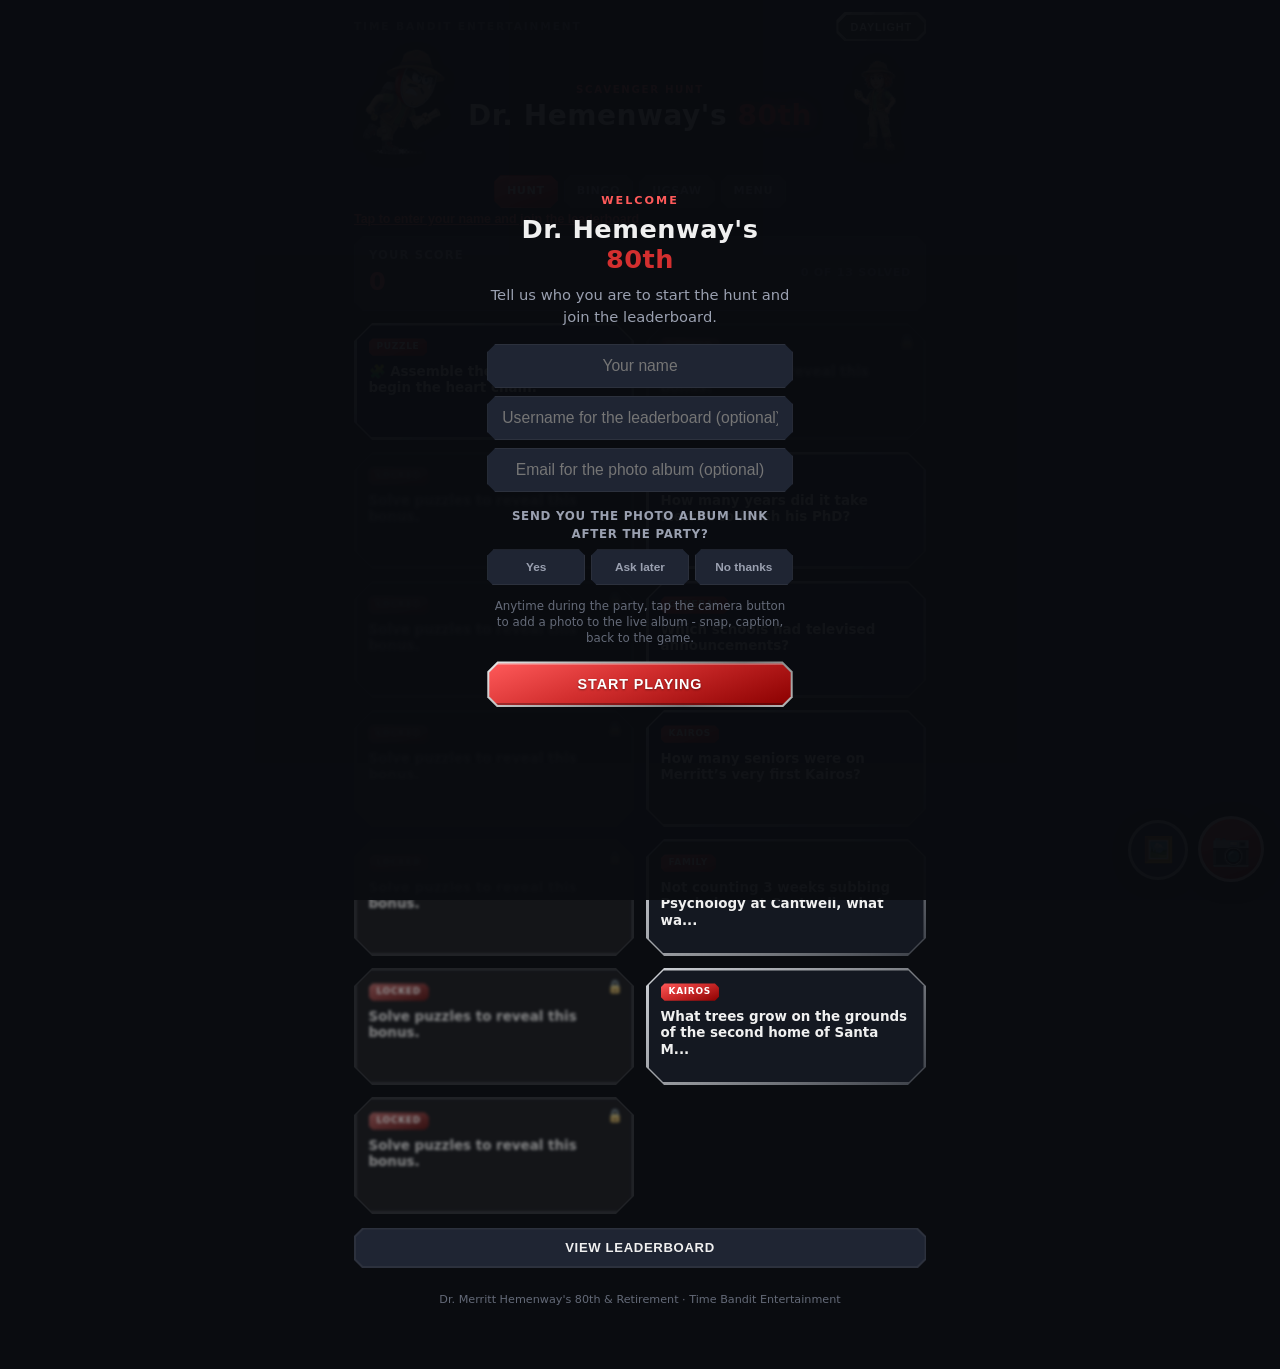
<file: hunt.html>
<!DOCTYPE html>
<html lang="en" data-theme="dark">
<head>
<meta charset="UTF-8" />
<meta name="viewport" content="width=device-width, initial-scale=1, viewport-fit=cover" />
<title>Dr. Hemenway's 80th — Scavenger Hunt</title>
<link rel="stylesheet" href="assets/tb.css" />
<style>
.screen{display:none;}.screen.active{display:block;}
.scorebar{display:flex;align-items:center;justify-content:space-between;gap:10px;margin:4px 0 12px;
  background:var(--bg3);border:1px solid var(--border);padding:10px 14px;
  clip-path:polygon(9px 0,calc(100% - 9px) 0,100% 9px,100% calc(100% - 9px),calc(100% - 9px) 100%,9px 100%,0 calc(100% - 9px),0 9px);}
.scorebar .sc{font-size:.72rem;text-transform:uppercase;letter-spacing:.1em;color:var(--text-dim);font-weight:800;}
.scorebar .pts{font-size:1.5rem;font-weight:900;color:var(--red-light);text-shadow:0 0 12px var(--red-glow);}
.scorebar .prog{font-size:.7rem;color:var(--text-muted);font-weight:700;text-transform:uppercase;letter-spacing:.06em;}
.qgrid{display:grid;grid-template-columns:1fr 1fr;gap:12px;}
.qtile{background:var(--frame-border);padding:2.5px;cursor:pointer;transition:filter .15s,transform .1s;position:relative;}
.qtile:hover{filter:brightness(1.08);}.qtile:active{transform:scale(.98);}
.qtile .in{background:var(--bg2);padding:13px 12px 15px;min-height:112px;display:flex;flex-direction:column;
  clip-path:polygon(15px 0,calc(100% - 15px) 0,100% 15px,100% calc(100% - 15px),calc(100% - 15px) 100%,15px 100%,0 calc(100% - 15px),0 15px);}
.qtile.solved{background:linear-gradient(145deg,#86efac,#22c55e 45%,#15803d);}
.qtile.locked{background:var(--border);cursor:not-allowed;filter:grayscale(.5) brightness(.7);}
.qtile.locked .in{filter:blur(1.5px);opacity:.75;}
.qtile .stag{display:inline-block;align-self:flex-start;font-size:.56rem;font-weight:800;letter-spacing:.08em;text-transform:uppercase;
  color:#fff;background:var(--accent);padding:2px 8px;margin-bottom:8px;
  clip-path:polygon(4px 0,calc(100% - 4px) 0,100% 4px,100% calc(100% - 4px),calc(100% - 4px) 100%,4px 100%,0 calc(100% - 4px),0 4px);}
.qtile .qt{font-size:.84rem;font-weight:600;color:var(--text);line-height:1.22;}
.qtile.solved .qt{color:#0a2a12;}.qtile.solved .stag{background:rgba(255,255,255,.85);color:#0a2a12;}
.qtile .pill{position:absolute;top:7px;right:9px;font-size:.62rem;font-weight:800;}
.qtile.solved .pill{color:#0a3d18;}
.qtile .lockico{position:absolute;top:7px;right:9px;font-size:.8rem;}
/* question screen */
.qhead{font-size:1.3rem;font-weight:700;margin-bottom:4px;}
.qsub{color:var(--text-dim);font-size:.86rem;margin-bottom:6px;}
.qcat{font-size:.62rem;font-weight:800;text-transform:uppercase;letter-spacing:.1em;color:var(--red-light);margin-bottom:8px;}
.opt{display:block;width:100%;background:var(--border);padding:2px;cursor:pointer;margin-top:10px;transition:filter .12s;}
.opt:hover{filter:brightness(1.14);}
.opt .oin{background:var(--bg3);color:var(--text);padding:13px 15px;font-size:.95rem;font-weight:600;display:flex;align-items:center;gap:10px;
  clip-path:polygon(8px 0,calc(100% - 8px) 0,100% 8px,100% calc(100% - 8px),calc(100% - 8px) 100%,8px 100%,0 calc(100% - 8px),0 8px);}
.opt .box{width:20px;height:20px;flex:0 0 20px;border:2px solid var(--text-muted);}
.opt.pickone .box{clip-path:circle(50%);}
.opt.sel{background:var(--accent);}.opt.sel .oin{color:#fff;background:transparent;font-weight:800;}.opt.sel .box{border-color:#fff;background:#fff;}
.opt.dis{filter:grayscale(1) brightness(.5);cursor:not-allowed;pointer-events:none;}
.opt.dis .oin{text-decoration:line-through;color:var(--text-muted);}
.slid-val{text-align:center;margin:18px 0 4px;}
.slid-val .num{font-size:3.2rem;font-weight:800;color:var(--red-light);line-height:1;text-shadow:0 0 16px var(--red-glow);}
.slid-val .unit{display:block;font-size:.76rem;text-transform:uppercase;letter-spacing:.14em;color:var(--text-dim);margin-top:3px;}
input[type=range]{-webkit-appearance:none;appearance:none;width:100%;height:10px;background:var(--bg3);outline:none;margin:16px 0 6px;
  clip-path:polygon(6px 0,calc(100% - 6px) 0,100% 6px,100% calc(100% - 6px),calc(100% - 6px) 100%,6px 100%,0 calc(100% - 6px),0 6px);}
input[type=range]::-webkit-slider-thumb{-webkit-appearance:none;appearance:none;width:30px;height:30px;cursor:pointer;background:var(--accent);box-shadow:0 0 0 3px var(--bg2),0 2px 6px rgba(0,0,0,.5);}
input[type=range]::-moz-range-thumb{width:30px;height:30px;border:none;cursor:pointer;background:var(--accent);box-shadow:0 0 0 3px var(--bg2);}
.slid-ends{display:flex;justify-content:space-between;font-size:.74rem;color:var(--text-muted);font-weight:700;}
/* result overlay */
.result{position:fixed;inset:0;z-index:60;display:none;flex-direction:column;align-items:center;justify-content:center;text-align:center;padding:24px;
  background:rgba(10,12,16,.92);}
.result.show{display:flex;}
.result .big{font-size:2.2rem;font-weight:900;letter-spacing:.02em;margin-bottom:8px;}
.result.ok .big{color:#22c55e;text-shadow:0 0 24px rgba(34,197,94,.5);}
.result.no .big{color:var(--red-light);text-shadow:0 0 24px var(--red-glow);}
.result .msg{font-size:1.05rem;color:var(--text);max-width:24ch;margin-bottom:6px;}
.result .earn{font-size:1.3rem;font-weight:800;color:var(--red-light);margin-top:4px;}
.result .rbtns{display:flex;gap:12px;margin-top:22px;}
.result .rbtns .btn-frame,.result .rbtns .btn-ghost-frame{margin-top:0;width:auto;}
.result .rbtns .btn,.result .rbtns .btn-ghost{padding:13px 26px;}
/* unlock popup */
.unlock{position:fixed;inset:0;z-index:70;display:none;align-items:center;justify-content:center;text-align:center;padding:28px;
  background:rgba(10,12,16,.95);}
.unlock.show{display:flex;}
.unlock .ui{max-width:30ch;}
.unlock .key{font-size:2.6rem;margin-bottom:10px;}
.unlock .ut{font-size:1.25rem;font-weight:800;color:#fff;line-height:1.3;}
.unlock .us{margin-top:12px;font-size:.8rem;color:var(--text-dim);text-transform:uppercase;letter-spacing:.1em;}
.barrow{display:flex;justify-content:flex-end;margin-top:14px;}
.minireset{background:none;border:none;color:var(--text-muted);font-size:.7rem;cursor:pointer;text-decoration:underline;}
footer{margin-top:24px;}
.namebar{display:flex;gap:8px;align-items:center;margin:2px 0 10px;font-size:.82rem;color:var(--text-dim);}
.namebar input{flex:1;background:var(--bg3);border:1px solid var(--border);color:var(--text);padding:9px 11px;font-size:.88rem;outline:none;}
.namebar .lnk{background:none;border:none;color:var(--red-light);font-weight:700;cursor:pointer;font-size:.78rem;text-decoration:underline;}
.namebar .join{background:var(--accent);color:#fff;border:none;padding:9px 14px;text-decoration:none;font-weight:800;cursor:pointer;
  clip-path:polygon(6px 0,calc(100% - 6px) 0,100% 6px,100% calc(100% - 6px),calc(100% - 6px) 100%,6px 100%,0 calc(100% - 6px),0 6px);}
.lbrow{display:flex;align-items:center;gap:10px;padding:11px 12px;background:var(--bg3);border:1px solid var(--border);margin-bottom:6px;
  clip-path:polygon(8px 0,calc(100% - 8px) 0,100% 8px,100% calc(100% - 8px),calc(100% - 8px) 100%,8px 100%,0 calc(100% - 8px),0 8px);}
.lbrow.me{background:var(--accent);color:#fff;border-color:transparent;}
.lbrow .rk{font-weight:800;color:var(--red-light);width:26px;}
.lbrow.me .rk{color:#fff;}
.lbrow .nm{flex:1;font-weight:600;}
.lbrow .sp{font-weight:800;}
#screen-lb h2{text-align:center;margin:6px 0 14px;}
.namegate{position:fixed;inset:0;z-index:80;display:none;align-items:center;justify-content:center;padding:24px;background:rgba(10,12,16,.97);}
.namegate.show{display:flex;}
.namegate .ngcard{max-width:30ch;text-align:center;width:100%;}
.namegate .ngk{color:var(--red-light);font-weight:800;letter-spacing:.18em;text-transform:uppercase;font-size:.7rem;}
.namegate h2{font-size:1.6rem;margin:6px 0 10px;}
.namegate h2 .age{color:var(--red);}
.namegate p{color:var(--text-dim);font-size:.92rem;margin-bottom:16px;}
.namegate input{width:100%;background:var(--bg3);border:1px solid var(--border);color:var(--text);padding:12px 14px;font-size:.98rem;text-align:center;outline:none;margin-bottom:8px;
  clip-path:polygon(8px 0,calc(100% - 8px) 0,100% 8px,100% calc(100% - 8px),calc(100% - 8px) 100%,8px 100%,0 calc(100% - 8px),0 8px);}
.namegate .optq{font-size:.74rem;color:var(--text-dim);font-weight:700;margin:8px 0 6px;text-transform:uppercase;letter-spacing:.06em;}
.namegate .optrow{display:grid;grid-template-columns:1fr 1fr 1fr;gap:6px;margin-bottom:14px;}
.namegate .optb{background:var(--bg3);border:1px solid var(--border);color:var(--text-dim);font-weight:700;font-size:.74rem;padding:10px 4px;cursor:pointer;
  clip-path:polygon(6px 0,calc(100% - 6px) 0,100% 6px,100% calc(100% - 6px),calc(100% - 6px) 100%,6px 100%,0 calc(100% - 6px),0 6px);}
.namegate .optb.sel{background:var(--accent);color:#fff;border-color:transparent;}
.namegate .camnote{font-size:.74rem;color:var(--text-muted);margin:0 0 14px;line-height:1.35;}
.cambtn{position:fixed;right:16px;bottom:18px;z-index:55;width:66px;height:66px;border:3px solid rgba(255,255,255,.9);border-radius:50%;
  cursor:pointer;font-size:2rem;line-height:1;color:#fff;display:flex;align-items:center;justify-content:center;
  background:var(--accent);box-shadow:0 4px 16px rgba(0,0,0,.55);}
.cambtn:active{transform:scale(.95);}
.galbtn{position:fixed;right:92px;bottom:20px;z-index:55;width:60px;height:60px;border:3px solid rgba(255,255,255,.7);border-radius:50%;
  cursor:pointer;font-size:1.55rem;line-height:1;color:#fff;display:flex;align-items:center;justify-content:center;
  background:var(--bg3);box-shadow:0 4px 14px rgba(0,0,0,.5);}
.galbtn:active{transform:scale(.95);}
.camprev{position:fixed;inset:0;z-index:75;display:none;align-items:center;justify-content:center;padding:20px;background:rgba(10,12,16,.95);}
.camprev.show{display:flex;}
.camprev .cpcard{max-width:34ch;width:100%;text-align:center;}
.camprev .cph{font-weight:800;text-transform:uppercase;letter-spacing:.1em;color:var(--red-light);font-size:.74rem;margin-bottom:10px;}
.camprev img{width:100%;height:auto;max-height:46vh;object-fit:contain;border:2px solid var(--border);margin-bottom:10px;background:#000;}
.camprev input{width:100%;background:var(--bg3);border:1px solid var(--border);color:var(--text);padding:11px 13px;font-size:.95rem;text-align:center;outline:none;margin-bottom:8px;
  clip-path:polygon(8px 0,calc(100% - 8px) 0,100% 8px,100% calc(100% - 8px),calc(100% - 8px) 100%,8px 100%,0 calc(100% - 8px),0 8px);}
</style>
</head>
<body>
<div class="toprow">
  <span class="brandmini">Time Bandit Entertainment</span>
  <span class="theme-toggle oct-8" onclick="toggleTheme()"><button class="inner oct-8" id="themeBtn">Daylight</button></span>
</div>
<header class="hdr">
  <img class="charL" src="assets/adventurer.png" alt="Time Bandit adventurer" />
  <div class="htitle"><div class="kicker">Scavenger Hunt</div>
    <h1>Dr. Hemenway's <span class="age">80th</span></h1></div>
  <img class="charR" src="assets/girl.png" alt="Adventurer" />
</header>
<nav class="gamenav">
  <a href="hunt.html" class="on">Hunt</a>
  <a href="bingo.html">Bingo</a>
  <a href="jigsaw.html">Jigsaw</a>
  <a href="index.html">Menu</a>
</nav>

<!-- MAIN -->
<section class="screen active" id="screen-main">
  <div id="namebar"></div>
  <div class="scorebar">
    <div><div class="sc">Your Score</div><div class="pts" id="score">0</div></div>
    <div class="prog" id="prog">0 of 0 solved</div>
  </div>
  <div class="qgrid" id="qgrid"></div>
  <span class="btn-ghost-frame oct-8" style="margin-top:14px"><button class="btn-ghost oct-8" onclick="openLB()">View Leaderboard</button></span>
  <footer>Dr. Merritt Hemenway's 80th &amp; Retirement · Time Bandit Entertainment</footer>
</section>

<section class="screen" id="screen-lb">
  <button class="back" onclick="toMain()">&lsaquo; Back to puzzles</button>
  <h2>Leaderboard</h2>
  <div id="lbList"></div>
  <span class="btn-ghost-frame oct-8"><button class="btn-ghost oct-8" onclick="loadLB()">Refresh</button></span>
</section>

<!-- QUESTION -->
<section class="screen" id="screen-q">
  <button class="back" onclick="toMain()">&lsaquo; Back to puzzles</button>
  <div class="frame oct-18"><div class="body" id="qbody"></div></div>
  <span class="btn-frame oct-10"><button class="btn oct-9" id="submitBtn" onclick="submitQ()">Submit Answer</button></span>
</section>

<!-- camera (album) -->
<button class="cambtn" id="cambtn" onclick="openCam()" title="Take a photo for the album">&#128247;</button>
<input type="file" id="camInput" accept="image/*" capture="environment" style="display:none" onchange="onPhoto(event)" />
<button class="galbtn" onclick="openGallery()" title="Upload a photo you already took">&#128444;&#65039;</button>
<input type="file" id="galInput" accept="image/*" style="display:none" onchange="onPhoto(event)" />
<div class="camprev" id="camprev"><div class="cpcard">
  <div class="cph">Add to the album</div>
  <img id="camImg" alt="your photo" />
  <input id="camCap" placeholder="Add a caption (optional)" maxlength="80" />
  <span class="btn-frame oct-10"><button class="btn oct-9" onclick="sendPhoto()">Add to Album</button></span>
  <span class="btn-ghost-frame oct-8"><button class="btn-ghost oct-8" onclick="closeCam()">Cancel</button></span>
</div></div>

<!-- name gate -->
<div class="namegate" id="namegate"><div class="ngcard">
  <div class="ngk">Welcome</div>
  <h2>Dr. Hemenway's <span class="age">80th</span></h2>
  <p>Tell us who you are to start the hunt and join the leaderboard.</p>
  <input id="ngName" placeholder="Your name" maxlength="24" />
  <input id="ngUser" placeholder="Username for the leaderboard (optional)" maxlength="20" />
  <input id="ngEmail" type="email" placeholder="Email for the photo album (optional)" maxlength="80" />
  <div class="optq">Send you the photo album link after the party?</div>
  <div class="optrow">
    <button class="optb" data-opt="yes" onclick="pickOpt(this)">Yes</button>
    <button class="optb" data-opt="later" onclick="pickOpt(this)">Ask later</button>
    <button class="optb" data-opt="no" onclick="pickOpt(this)">No thanks</button>
  </div>
  <p class="camnote">Anytime during the party, tap the camera button to add a photo to the live album - snap, caption, back to the game.</p>
  <span class="btn-frame oct-10"><button class="btn oct-9" onclick="saveNameGate()">Start Playing</button></span>
</div></div>

<!-- result + unlock overlays -->
<div class="result" id="result"><div id="resultInner"></div></div>
<div class="unlock" id="unlock"><div class="ui">
  <div class="key">&#128273;</div>
  <div class="ut" id="unlockText"></div>
  <div class="us">Bonus puzzle unlocked</div>
</div></div>

<script src="assets/tb.js"></script>
<script>
/* ===== questions ===== */
const Q=[
 {id:'heartjigsaw',cat:'Family',type:'jigsaw',q:'Assemble the heart photo to begin the heart chain.',open:true,unlocks:'bypass'},
 {id:'bypass',cat:'Family',type:'choice',q:"Who led Merritt's quadruple bypass surgery?",options:['Dr. Pong','Dr. Wong','Dr. Sami Hayack','Dr. Reyes'],ans:0,unlocks:'cardio',
   unlockMsg:'You put that back together with a steady hand. Now - who performed the real surgery, the quadruple bypass?'},
 {id:'cardio',cat:'Family',type:'choice',q:"Who is Merritt's cardiologist?",options:['Dr. Sami Hayack','Dr. Pong','Dr. Ellen Cho','Dr. Raymond Patel'],ans:0,
   unlockMsg:'Solved with surgical precision! Now meet the doctor who keeps his heart running.'},
 {id:'phd',cat:'Family',type:'slider',q:'How many years did it take Merritt to finish his PhD?',sub:'Acceptance to completion - land within range to score.',min:0,max:25,start:5,unit:'years',ans:13,tol:1,open:true,unlocks:'favteacher'},
 {id:'favteacher',cat:'Family',type:'choice',q:'Merritt was a student for over 20 years. Who was his favorite teacher ever?',options:['Dr. David Drew','Fr. Daniel Moore','Sr. Catherine Ames','Dr. Alan Pearce'],ans:0,
   unlockMsg:'13 years a student - so who was HIS favorite teacher ever?'},
 {id:'televised',cat:'General',type:'select',q:'Which schools had televised announcements?',sub:'Pick all that apply.',options:['Bishop Amat','CSHM','Santa Margarita','Damien','Cantwell'],ans:[0,1,2],open:true,unlocks:'award'},
 {id:'award',cat:'Family',type:'choice',q:'The Lead, Learn, Proclaim Award Merritt won was given by what institution?',options:['National Catholic Education Association','Diocese of Los Angeles','U.S. Department of Education','National Honor Society'],ans:0,
   unlockMsg:'From the morning announcements to the national stage - here is his big award.'},
 {id:'firstkairos',cat:'Kairos',type:'slider',q:'How many seniors were on Merritt’s very first Kairos?',sub:'Get within range to score.',min:0,max:30,start:8,unit:'seniors',ans:12,tol:1,open:true,unlocks:'kairosloc'},
 {id:'kairosloc',cat:'Kairos',type:'choice',q:'Where were Kairos retreats 1, 2, and 3 held?',options:['Mission San Luis Rey, Oceanside','Mission San Juan Capistrano','Santa Margarita Retreat House','Big Bear Lodge'],ans:0,
   unlockMsg:'You nailed the first Kairos - now, where were 1, 2, and 3 held?'},
 {id:'lastclass',cat:'Family',type:'choice',q:'Not counting 3 weeks subbing Psychology at Cantwell, what was the last class Merritt taught?',options:['Christian Vocations (Marriage)','AP Theology','World Religions','Church History'],ans:0,open:true,unlocks:'movies'},
 {id:'movies',cat:'Family',type:'slider',q:'How many full-length movies has Merritt appeared in?',min:0,max:10,start:3,unit:'movies',ans:2,tol:0,
   unlockMsg:'Class dismissed! On to the bright lights - how many movies has he been in?'},
 {id:'trees',cat:'Kairos',type:'choice',q:'What trees grow on the grounds of the second home of Santa Margarita Kairos?',options:['Avocado','Orange','Olive','Almond'],ans:0,open:true,unlocks:'helpedstart'},
 {id:'helpedstart',cat:'Kairos',type:'select',q:'Which schools did Merritt help start Kairos retreats at?',sub:'Pick all that apply.',options:['Bishop Amat','Cantwell','St. Genevieve','Texas','Damien','CSHM'],ans:[0,1,2,3],
   unlockMsg:'From the avocado grove to the movement itself - which schools helped start Kairos?'}
];
const byId={};Q.forEach(q=>byId[q.id]=q);
const WRONGLINES=[
 "Sorry, that's not quite right.","Ooh - so close, but no.","Not this time!","Swing and a miss.",
 "That's not the one.","Afraid not.","Good guess, but not it.","Hmm, not quite.","Nope - not the answer.","Close, but no cigar."
];

/* ===== leaderboard (paste the Cloudflare Worker URL below) ===== */
const LB_URL="https://hemenway-leaderboard.plywoodtom.workers.dev";
function isLB(){return /^https?:\/\//.test(LB_URL);}
function lsGet(k){try{return localStorage.getItem(k)||'';}catch(e){return'';}}
function getReal(){return lsGet('tb_hunt_name');}
function getUser(){return lsGet('tb_hunt_user');}
function getEmail(){return lsGet('tb_hunt_email');}
function getOptin(){return lsGet('tb_hunt_optin');}
function getName(){return getUser()||getReal();} /* leaderboard display name */
function setProfile(name,user,email,optin){try{localStorage.setItem('tb_hunt_name',name);localStorage.setItem('tb_hunt_user',user||'');localStorage.setItem('tb_hunt_email',email||'');localStorage.setItem('tb_hunt_optin',optin||'');}catch(e){}}
let optChoice='';
function pickOpt(b){optChoice=b.dataset.opt;document.querySelectorAll('.namegate .optb').forEach(x=>x.classList.toggle('sel',x===b));}
function renderNameBar(){
  const el=document.getElementById('namebar');if(!el)return;el.className='namebar';
  if(getReal())el.innerHTML='Playing as <b style="color:var(--text)">'+esc(getName())+'</b> <button class="lnk" onclick="showNameGate()">change</button>';
  else el.innerHTML='<button class="lnk" onclick="showNameGate()">Tap to enter your name and join the leaderboard</button>';
}
function showNameGate(){const g=document.getElementById('namegate');g.classList.add('show');
  const n=document.getElementById('ngName');if(n){n.value=getReal();setTimeout(()=>n.focus(),60);n.onkeydown=function(e){if(e.key==='Enter')saveNameGate();};}
  const u=document.getElementById('ngUser');if(u)u.value=getUser();
  const e=document.getElementById('ngEmail');if(e)e.value=getEmail();
  optChoice=getOptin();document.querySelectorAll('.namegate .optb').forEach(x=>x.classList.toggle('sel',x.dataset.opt===optChoice));
}
function saveNameGate(){
  const name=(document.getElementById('ngName').value||'').trim();
  if(!name){document.getElementById('ngName').focus();return;}
  const user=(document.getElementById('ngUser').value||'').trim();
  const email=(document.getElementById('ngEmail').value||'').trim();
  setProfile(name,user,email,optChoice);
  document.getElementById('namegate').classList.remove('show');renderNameBar();postScore();postSignup();
}
function postScore(){if(!isLB())return;const n=getName();if(!n)return;
  try{fetch(LB_URL.replace(/\/$/,'')+'/score',{method:'POST',headers:{'Content-Type':'application/json'},body:JSON.stringify({name:n,score:score})});}catch(e){}}
function postSignup(){if(!isLB()||!getReal())return;
  try{fetch(LB_URL.replace(/\/$/,'')+'/signup',{method:'POST',headers:{'Content-Type':'application/json'},body:JSON.stringify({name:getReal(),username:getUser(),email:getEmail(),optin:getOptin()})});}catch(e){}}
function openLB(){if(!isLB()){showToast('The leaderboard turns on once the host links it.');return;}
  document.querySelectorAll('.screen').forEach(s=>s.classList.remove('active'));document.getElementById('screen-lb').classList.add('active');loadLB();window.scrollTo(0,0);}
function loadLB(){const box=document.getElementById('lbList');box.innerHTML='<div class="dim center">Loading...</div>';
  fetch(LB_URL.replace(/\/$/,'')+'/board').then(r=>r.json()).then(list=>{const me=getName();
    box.innerHTML=list.length?list.map((p,i)=>'<div class="lbrow'+(p.name===me?' me':'')+'"><span class="rk">'+(i+1)+'</span><span class="nm">'+esc(p.name)+'</span><span class="sp">'+p.score+'</span></div>').join(''):'<div class="dim center">No scores yet - be the first!</div>';
  }).catch(e=>{box.innerHTML='<div class="dim center">Could not load - tap Refresh.</div>';});}

/* ===== state ===== */
let ST={},score=0,cur=null,draft=null;
function fresh(){ST={};Q.forEach(q=>ST[q.id]={status:q.open?'open':'locked',attempts:0,earned:0,wrong:[]});score=0;}
function load(){
  try{const s=localStorage.getItem('tb_hunt');if(s){const o=JSON.parse(s);ST=o.ST;score=o.score;
    Q.forEach(q=>{if(!ST[q.id])ST[q.id]={status:q.open?'open':'locked',attempts:0,earned:0,wrong:[]};}); // migrate new puzzles
    return;}}catch(e){}
  fresh();
}
function startJigsaw(){location.href='jigsaw.html?hunt=1';}
function checkJigsawReturn(){
  try{
    if(localStorage.getItem('tb_hunt_jigsaw_done')==='1' && ST['heartjigsaw'] && ST['heartjigsaw'].status!=='solved'){
      localStorage.removeItem('tb_hunt_jigsaw_done');
      const st=ST['heartjigsaw'];st.earned=20;st.status='solved';score+=20;
      if(ST['bypass'] && ST['bypass'].status==='locked')ST['bypass'].status='open';
      save();postScore();renderMain();
      showUnlock(byId['bypass'].unlockMsg,'bypass');
    }
  }catch(e){}
}
function save(){try{localStorage.setItem('tb_hunt',JSON.stringify({ST,score}));}catch(e){}}
function resetGame(){if(confirm('Start over and clear your score?')){fresh();save();renderMain();}}
function ptsFor(att){return att<=0?20:att===1?10:5;}

/* ===== main grid ===== */
function renderMain(){
  document.getElementById('score').textContent=score;
  const solved=Q.filter(q=>ST[q.id].status==='solved').length;
  document.getElementById('prog').textContent=solved+' of '+Q.length+' solved';
  renderNameBar();
  const g=document.getElementById('qgrid');g.innerHTML='';
  Q.forEach(q=>{
    const st=ST[q.id];const el=document.createElement('div');
    if(st.status==='locked'){
      el.className='qtile oct-18 locked';
      el.innerHTML='<div class="in"><span class="lockico">&#128274;</span><span class="stag">Locked</span><div class="qt">Solve puzzles to reveal this bonus.</div></div>';
      el.onclick=()=>showToast('Locked - solve other puzzles to reveal it.');
    }else if(st.status==='solved'){
      el.className='qtile oct-18 solved';
      el.innerHTML='<div class="in"><span class="pill">+'+st.earned+'</span><span class="stag">'+q.cat+'</span><div class="qt">'+esc(shortQ(q))+'</div></div>';
      el.onclick=()=>showToast('Already solved - nice work!');
    }else{
      el.className='qtile oct-18';
      const label=q.type==='jigsaw'?'&#129513; '+esc(shortQ(q)):esc(shortQ(q));
      el.innerHTML='<div class="in"><span class="stag">'+(q.type==='jigsaw'?'Puzzle':q.cat)+'</span><div class="qt">'+label+'</div></div>';
      el.onclick=()=> q.type==='jigsaw'? startJigsaw() : openQ(q.id);
    }
    g.appendChild(el);
  });
}
function shortQ(q){return q.q.length>62?q.q.slice(0,60)+'...':q.q;}
function esc(s){return(s+'').replace(/[&<>"']/g,c=>({'&':'&amp;','<':'&lt;','>':'&gt;','"':'&quot;',"'":'&#39;'}[c]));}
function toMain(){document.querySelectorAll('.screen').forEach(s=>s.classList.remove('active'));document.getElementById('screen-main').classList.add('active');renderMain();window.scrollTo(0,0);}

/* ===== question screen ===== */
function openQ(id){
  cur=id;draft=null;const q=byId[id],st=ST[id],b=document.getElementById('qbody');
  let h='<div class="qcat">'+q.cat+'</div><div class="qhead">'+esc(q.q)+'</div>';
  if(q.sub)h+='<div class="qsub">'+esc(q.sub)+'</div>';
  if(q.type==='slider'){
    draft=q.start;
    h+='<div class="slid-val"><span class="num" id="sv">'+q.start+'</span><span class="unit">'+q.unit+'</span></div>';
    h+='<input type="range" min="'+q.min+'" max="'+q.max+'" value="'+q.start+'" oninput="onSlide(this.value)" />';
    h+='<div class="slid-ends"><span>'+q.min+'</span><span>'+q.max+'</span></div>';
  }else if(q.type==='choice'){
    q.options.forEach((o,k)=>{const dis=st.wrong.indexOf(k)>-1;
      h+='<div class="opt pickone'+(dis?' dis':'')+'" '+(dis?'':'onclick="pickOne('+k+')"')+'><div class="oin oct-8"><span class="box"></span>'+esc(o)+'</div></div>';});
  }else if(q.type==='select'){
    draft=[];
    q.options.forEach((o,k)=>{h+='<div class="opt" onclick="toggleSel('+k+')"><div class="oin oct-8"><span class="box"></span>'+esc(o)+'</div></div>';});
  }
  b.innerHTML=h;
  updateSubmit();
  document.getElementById('screen-main').classList.remove('active');document.getElementById('screen-q').classList.add('active');window.scrollTo(0,0);
}
function onSlide(v){draft=parseInt(v,10);document.getElementById('sv').textContent=v;updateSubmit();}
function pickOne(k){draft=k;document.querySelectorAll('#qbody .opt').forEach((el,i)=>{if(!el.classList.contains('dis'))el.classList.toggle('sel',i===k);});updateSubmit();}
function toggleSel(k){if(!Array.isArray(draft))draft=[];const p=draft.indexOf(k);if(p>-1)draft.splice(p,1);else draft.push(k);
  document.querySelectorAll('#qbody .opt')[k].classList.toggle('sel',draft.indexOf(k)>-1);updateSubmit();}
function updateSubmit(){const q=byId[cur];let ok=false;
  if(q.type==='slider')ok=true;
  else if(q.type==='choice')ok=draft!==null&&draft!==undefined;
  else if(q.type==='select')ok=Array.isArray(draft)&&draft.length>0;
  document.getElementById('submitBtn').disabled=!ok;}

/* ===== submit / evaluate ===== */
function isRight(q){
  if(q.type==='slider')return Math.abs(draft-q.ans)<=(q.tol||0);
  if(q.type==='choice')return draft===q.ans;
  if(q.type==='select'){if(!Array.isArray(draft)||draft.length!==q.ans.length)return false;
    const a=[...draft].sort((x,y)=>x-y),b=[...q.ans].sort((x,y)=>x-y);return a.every((v,i)=>v===b[i]);}
  return false;
}
function submitQ(){
  const q=byId[cur],st=ST[cur];
  if(isRight(q)){
    const earned=ptsFor(st.attempts);st.earned=earned;st.status='solved';score+=earned;save();postScore();
    let reveal='';
    if(q.type==='slider')reveal=' The answer is '+q.ans+'.';
    showResult('ok','Correct!',reveal,'+'+earned+' points',null);
    // unlock?
    let nextOpen=null;
    if(q.unlocks && ST[q.unlocks] && ST[q.unlocks].status==='locked'){ST[q.unlocks].status='open';save();nextOpen=q.unlocks;}
    setTimeout(()=>{
      hideResult();
      if(nextOpen){showUnlock(byId[nextOpen].unlockMsg, nextOpen);}
      else toMain();
    },1500);
  }else{
    st.attempts++;
    if(q.type==='choice'&&draft!=null&&st.wrong.indexOf(draft)<0)st.wrong.push(draft);
    save();
    const line=WRONGLINES[Math.floor((st.attempts+cur.length)%WRONGLINES.length)];
    const nextPts=ptsFor(st.attempts);
    showResult('no',line,'Want to try again for '+nextPts+' points?','',
      [{t:'Try again',f:()=>{hideResult();openQ(cur);},primary:true},{t:'Back to puzzles',f:()=>{hideResult();toMain();}}]);
  }
}
function showResult(kind,big,msg,earn,btns){
  const r=document.getElementById('result');r.className='result '+kind+' show';
  let h='<div class="big">'+esc(big)+'</div>';
  if(msg)h+='<div class="msg">'+esc(msg)+'</div>';
  if(earn)h+='<div class="earn">'+esc(earn)+'</div>';
  if(btns){h+='<div class="rbtns" id="rbtns"></div>';}
  document.getElementById('resultInner').innerHTML=h;
  if(btns){const c=document.getElementById('rbtns');
    btns.forEach((b,i)=>{const w=document.createElement('span');
      w.className=b.primary?'btn-frame oct-10':'btn-ghost-frame oct-8';
      w.innerHTML=b.primary?'<button class="btn oct-9">'+esc(b.t)+'</button>':'<button class="btn-ghost oct-8">'+esc(b.t)+'</button>';
      w.querySelector('button').onclick=b.f;c.appendChild(w);});}
}
function hideResult(){document.getElementById('result').classList.remove('show');}
function showUnlock(msg,openId){
  document.getElementById('unlockText').textContent=msg;
  const u=document.getElementById('unlock');u.classList.add('show');
  setTimeout(()=>{u.classList.remove('show');openQ(openId);},3000);
}

/* ===== camera / album ===== */
let camData=null;
function openCam(){document.getElementById('camInput').click();}
function openGallery(){document.getElementById('galInput').click();}
function onPhoto(ev){const f=ev.target.files&&ev.target.files[0];ev.target.value='';if(!f)return;
  const rd=new FileReader();
  rd.onload=function(){const img=new Image();
    img.onload=function(){const max=1000;let w=img.width,h=img.height;
      if(w>h&&w>max){h=Math.round(h*max/w);w=max;}else if(h>=w&&h>max){w=Math.round(w*max/h);h=max;}
      const c=document.createElement('canvas');c.width=w;c.height=h;c.getContext('2d').drawImage(img,0,0,w,h);
      camData=c.toDataURL('image/jpeg',0.72);
      document.getElementById('camImg').src=camData;document.getElementById('camCap').value='';
      document.getElementById('camprev').classList.add('show');};
    img.src=rd.result;};
  rd.readAsDataURL(f);}
function closeCam(){document.getElementById('camprev').classList.remove('show');camData=null;}
function postPhotoTry(who,cap,img,tries){
  return fetch(LB_URL.replace(/\/$/,'')+'/photo',{method:'POST',headers:{'Content-Type':'application/json'},body:JSON.stringify({name:who,caption:cap,img})})
    .then(r=>r.ok).catch(()=>false)
    .then(ok=>(ok||tries<=0)?ok:new Promise(r=>setTimeout(r,900)).then(()=>postPhotoTry(who,cap,img,tries-1)));}
function sendPhoto(){if(!camData)return;
  const cap=(document.getElementById('camCap').value||'').trim();const who=getReal()||getName()||'Guest';
  if(!isLB()){closeCam();showToast('Photo captured (album link not set yet).');return;}
  showToast('Adding to the album...');
  postPhotoTry(who,cap,camData,3).then(ok=>{ if(ok){closeCam();showToast('Added to the album!');}
    else{showToast('Still no luck - check the wifi and tap Add to Album again.');} });}

function shuffleArr(a){for(let i=a.length-1;i>0;i--){const j=Math.floor(Math.random()*(i+1));[a[i],a[j]]=[a[j],a[i]];}return a;}
function applyShuffle(){
  let saved={};try{saved=JSON.parse(localStorage.getItem('tb_hunt_perm')||'{}');}catch(e){}
  let changed=false;
  Q.forEach(q=>{
    if((q.type!=='choice'&&q.type!=='select')||q._shuffled)return;
    let perm=saved[q.id];
    if(!perm||perm.length!==q.options.length){perm=shuffleArr([...Array(q.options.length).keys()]);saved[q.id]=perm;changed=true;}
    q.options=perm.map(i=>q.options[i]);
    q.ans=(q.type==='choice')?perm.indexOf(q.ans):q.ans.map(a=>perm.indexOf(a));
    q._shuffled=true;
  });
  if(changed){try{localStorage.setItem('tb_hunt_perm',JSON.stringify(saved));}catch(e){}}
}
load();applyShuffle();renderMain();checkJigsawReturn();
if(!getName())showNameGate();
</script>
</body>
</html>
</file>
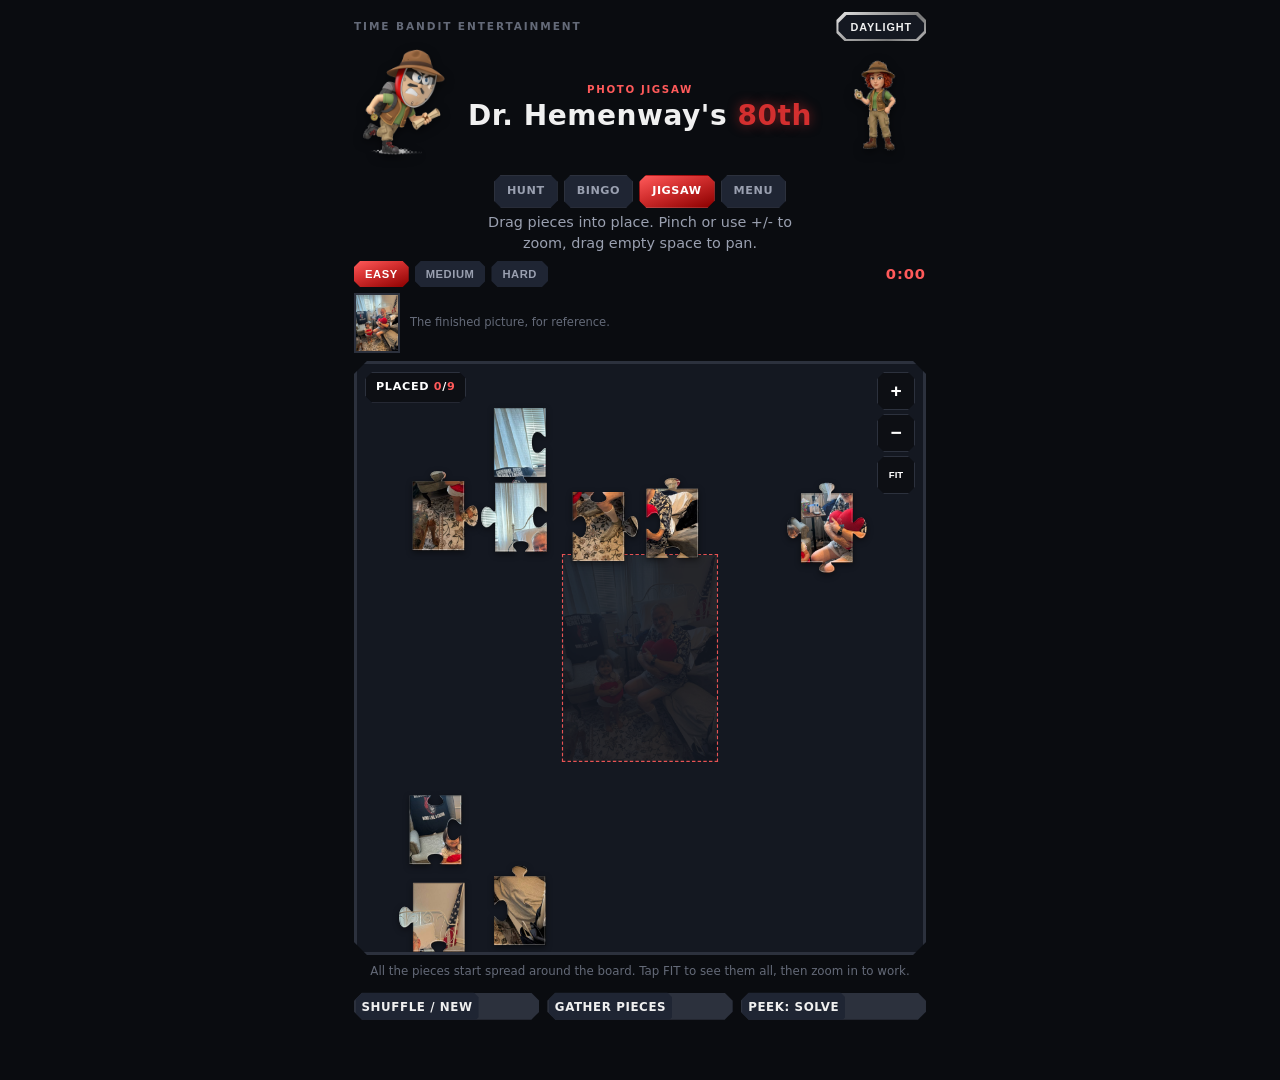
<file: jigsaw.html>
<!DOCTYPE html>
<html lang="en" data-theme="dark">
<head>
<meta charset="UTF-8" />
<meta name="viewport" content="width=device-width, initial-scale=1, viewport-fit=cover" />
<title>Dr. Hemenway's 80th — Photo Jigsaw (Sample)</title>
<link rel="stylesheet" href="assets/tb.css" />
<style>
.barrow{display:flex;align-items:center;justify-content:space-between;gap:10px;margin:6px 0 2px;}
.diff{display:flex;gap:6px;}
.diff button{border:none;cursor:pointer;background:var(--bg3);color:var(--text-dim);font-weight:800;font-size:.7rem;
  text-transform:uppercase;letter-spacing:.05em;padding:7px 11px;
  clip-path:polygon(6px 0,calc(100% - 6px) 0,100% 6px,100% calc(100% - 6px),calc(100% - 6px) 100%,6px 100%,0 calc(100% - 6px),0 6px);}
.diff button.on{background:var(--accent);color:#fff;}
.timer{font-size:.92rem;font-weight:800;color:var(--red-light);letter-spacing:.06em;}
.refrow{display:flex;align-items:center;gap:10px;margin:6px 0 8px;}
.refrow img{width:46px;height:auto;border:2px solid var(--border);}
.refrow span{font-size:.72rem;color:var(--text-muted);}
/* stage = fixed viewport; world is panned/zoomed inside it */
.stage{position:relative;width:100%;height:clamp(360px,66vh,640px);background:var(--bg2);overflow:hidden;
  border:3px solid var(--border);touch-action:none;cursor:grab;
  clip-path:polygon(13px 0,calc(100% - 13px) 0,100% 13px,100% calc(100% - 13px),calc(100% - 13px) 100%,13px 100%,0 calc(100% - 13px),0 13px);}
.stage.panning{cursor:grabbing;}
.world{position:absolute;left:0;top:0;transform-origin:0 0;}
.boardguide{position:absolute;border:2px dashed var(--red-light);opacity:.9;}
.boardguide .ghost{position:absolute;inset:0;opacity:.12;background-size:cover;background-position:center;}
.piece{position:absolute;pointer-events:none;}
.piece svg{display:block;width:100%;height:100%;overflow:visible;}
.hit{pointer-events:all;cursor:grab;}
.piece.locked .hit{cursor:default;pointer-events:none;}
/* when solved, fade the piece seams + board guide to reveal the clean photo */
#world .piece path{transition:stroke-opacity 1s ease;}
#world.solved .piece path{stroke-opacity:0;}
.boardguide{transition:opacity 1s ease;}
#world.solved .boardguide{opacity:0;}
/* zoom controls */
.zc{position:absolute;top:8px;right:8px;z-index:20;display:flex;flex-direction:column;gap:4px;}
.zc button{width:38px;height:38px;border:1px solid var(--border);background:rgba(10,12,16,.72);color:#fff;font-size:1.2rem;font-weight:800;cursor:pointer;
  clip-path:polygon(7px 0,calc(100% - 7px) 0,100% 7px,100% calc(100% - 7px),calc(100% - 7px) 100%,7px 100%,0 calc(100% - 7px),0 7px);}
.zc button:active{background:var(--accent);}
.zc .lbl{font-size:.6rem;}
.prog{position:absolute;top:8px;left:8px;z-index:20;background:rgba(10,12,16,.72);border:1px solid var(--border);padding:6px 10px;
  font-size:.7rem;font-weight:800;text-transform:uppercase;letter-spacing:.06em;color:#fff;
  clip-path:polygon(7px 0,calc(100% - 7px) 0,100% 7px,100% calc(100% - 7px),calc(100% - 7px) 100%,7px 100%,0 calc(100% - 7px),0 7px);}
.prog b{color:var(--red-light);}
.win-msg{display:none;text-align:center;margin-top:12px;font-size:1.05rem;font-weight:800;letter-spacing:.06em;text-transform:uppercase;
  color:#fff;background:var(--accent);padding:12px;text-shadow:0 1px 3px rgba(0,0,0,.5);
  clip-path:polygon(12px 0,calc(100% - 12px) 0,100% 12px,100% calc(100% - 12px),calc(100% - 12px) 100%,12px 100%,0 calc(100% - 12px),0 12px);}
.win-msg.show{display:block;}
.row2{display:flex;gap:8px;margin-top:12px;}
.minibtn{flex:1;background:var(--border);padding:1.5px;cursor:pointer;}
.minibtn .mi{background:var(--bg3);color:var(--text);text-align:center;padding:10px 6px;font-size:.74rem;font-weight:700;text-transform:uppercase;letter-spacing:.05em;
  clip-path:polygon(7px 0,calc(100% - 7px) 0,100% 7px,100% calc(100% - 7px),calc(100% - 7px) 100%,7px 100%,0 calc(100% - 7px),0 7px);}
.hint{font-size:.74rem;color:var(--text-muted);text-align:center;margin-top:8px;}
</style>
</head>
<body>
<div class="toprow">
  <span class="brandmini">Time Bandit Entertainment</span>
  <span class="theme-toggle oct-8" onclick="toggleTheme()"><button class="inner oct-8" id="themeBtn">Daylight</button></span>
</div>
<header class="hdr">
  <img class="charL" src="assets/adventurer.png" alt="Time Bandit adventurer" />
  <div class="htitle"><div class="kicker">Photo Jigsaw</div>
    <h1>Dr. Hemenway's <span class="age">80th</span></h1></div>
  <img class="charR" src="assets/girl.png" alt="Adventurer" />
</header>
<nav class="gamenav">
  <a href="hunt.html">Hunt</a>
  <a href="bingo.html">Bingo</a>
  <a href="jigsaw.html" class="on">Jigsaw</a>
  <a href="index.html">Menu</a>
</nav>
<p class="hsub">Drag pieces into place. Pinch or use +/- to zoom, drag empty space to pan.</p>

<div class="barrow">
  <div class="diff">
    <button data-n="3" class="on" onclick="setDiff(3)">Easy</button>
    <button data-n="4" onclick="setDiff(4)">Medium</button>
    <button data-n="5" onclick="setDiff(5)">Hard</button>
  </div>
  <div class="timer" id="timer">0:00</div>
</div>
<div class="refrow"><img src="assets/heart.jpg" alt="reference" /><span>The finished picture, for reference.</span></div>

<div class="stage" id="stage">
  <div class="prog">Placed <b id="cnt">0</b>/<b id="tot">9</b></div>
  <div class="zc">
    <button onclick="zoomStep(1.3)">+</button>
    <button onclick="zoomStep(1/1.3)">&minus;</button>
    <button onclick="fitView()" class="lbl">FIT</button>
  </div>
  <div class="world" id="world"></div>
</div>
<div class="win-msg" id="win">Solved! Beautifully done.</div>
<div class="hint">All the pieces start spread around the board. Tap FIT to see them all, then zoom in to work.</div>

<div class="row2">
  <span class="minibtn oct-8" onclick="build()"><span class="mi oct-8">Shuffle / New</span></span>
  <span class="minibtn oct-8" onclick="gather()"><span class="mi oct-8">Gather pieces</span></span>
  <span class="minibtn oct-8" onclick="solveDemo()"><span class="mi oct-8">Peek: solve</span></span>
</div>

<script src="assets/tb.js"></script>
<script>
/* ===== interlocking geometry, ported from Caper lib/jigsaw.ts ===== */
function generateJigsawGrid(rows,cols,width,height){
  const pieces=[];const pw=width/cols,ph=height/rows;const rt=()=>(Math.random()>0.5?1:-1);
  for(let r=0;r<rows;r++)for(let c=0;c<cols;c++)
    pieces.push({id:r*cols+c,row:r,col:c,top:0,right:0,bottom:0,left:0,path:"",width:pw,height:ph,x:c*pw,y:r*ph});
  for(let r=0;r<rows;r++)for(let c=0;c<cols;c++){const p=pieces[r*cols+c];
    p.top=r===0?0:-pieces[(r-1)*cols+c].bottom;p.left=c===0?0:-pieces[r*cols+(c-1)].right;
    p.bottom=r===rows-1?0:rt();p.right=c===cols-1?0:rt();}
  for(const p of pieces)p.path=cp(p,pw,ph);return pieces;
}
function cp(piece,w,h){const{top,right,bottom,left}=piece;let d=`M 0 0`;
  d+=top===0?` L ${w} 0`:hC(w,top);d+=right===0?` L ${w} ${h}`:vC(w,h,right);
  d+=bottom===0?` L 0 ${h}`:hCB(w,h,bottom);d+=left===0?` L 0 0`:vCB(h,left);return d;}
function hC(width,type){const w=width,h=-width*0.25*type;return `l ${w*0.42} 0`+`c ${0} ${h*0.2}, ${-w*0.07} ${h*0.2}, ${-w*0.07} ${h*0.5}`+`c ${0} ${h*0.4}, ${w*0.30} ${h*0.4}, ${w*0.30} 0`+`c ${0} ${-h*0.3}, ${-w*0.07} ${-h*0.3}, ${-w*0.07} ${-h*0.5}`+`l ${w*0.42} 0`;}
function hCB(width,height,type){const w=-width,h=width*0.25*type;return `l ${w*0.42} 0`+`c ${0} ${h*0.2}, ${-w*0.07} ${h*0.2}, ${-w*0.07} ${h*0.5}`+`c ${0} ${h*0.4}, ${w*0.30} ${h*0.4}, ${w*0.30} 0`+`c ${0} ${-h*0.3}, ${-w*0.07} ${-h*0.3}, ${-w*0.07} ${-h*0.5}`+`l ${w*0.42} 0`;}
function vC(width,height,type){const w=height,h=height*0.25*type;return `l 0 ${w*0.42}`+`c ${h*0.2} 0, ${h*0.2} ${-w*0.07}, ${h*0.5} ${-w*0.07}`+`c ${h*0.4} 0, ${h*0.4} ${w*0.30}, 0 ${w*0.30}`+`c ${-h*0.3} 0, ${-h*0.3} ${-w*0.07}, ${-h*0.5} ${-w*0.07}`+`l 0 ${w*0.42}`;}
function vCB(height,type){const w=-height,h=-height*0.25*type;return `l 0 ${w*0.42}`+`c ${h*0.2} 0, ${h*0.2} ${-w*0.07}, ${h*0.5} ${-w*0.07}`+`c ${h*0.4} 0, ${h*0.4} ${w*0.30}, 0 ${w*0.30}`+`c ${-h*0.3} 0, ${-h*0.3} ${-w*0.07}, ${-h*0.5} ${-w*0.07}`+`l 0 ${w*0.42}`;}

/* ===== engine with pan/zoom ===== */
const IMG='assets/heart.jpg';
const HUNT=new URLSearchParams(location.search).get('hunt')==='1';
let N=HUNT?4:3,imgRatio=0.78,pieces=[];
let boardW=300,boardH=385,pieceW=100,pieceH=128,PAD=128,boardX=0,boardY=0,worldW=0,worldH=0;
let zoom=1,panX=0,panY=0,minZoom=0.3;
let solved=false,started=false,t0=0,timerInt=null;
const stage=()=>document.getElementById('stage');
const world=()=>document.getElementById('world');

if(HUNT){window.addEventListener('DOMContentLoaded',function(){
  var d=document.querySelector('.diff');if(d)d.style.display='none';
  var s=document.querySelector('.hsub');if(s)s.textContent='Assemble the photo to unlock the heart questions. Pinch or +/- to zoom, drag empty space to pan.';
});}
(function(){const im=new Image();im.onload=function(){imgRatio=im.naturalWidth/im.naturalHeight;build();};im.onerror=build;im.src=IMG;})();

function setDiff(n){N=n;document.querySelectorAll('.diff button').forEach(b=>b.classList.toggle('on',+b.dataset.n===n));build();}

function build(){
  const st=stage();
  if(!st||st.clientWidth<60||st.clientHeight<60){requestAnimationFrame(build);return;} // wait for layout
  solved=false;document.getElementById('win').classList.remove('show');
  world().classList.remove('solved');
  const sw=st.clientWidth,sh=st.clientHeight;
  // board sized to a portion of the stage
  boardW=Math.min(sw*0.62, sh*0.62*imgRatio, 360);
  boardH=boardW/imgRatio;
  pieceW=boardW/N;pieceH=boardH/N;PAD=Math.max(pieceW,pieceH);
  // world is bigger than the board so pieces have room around it
  const mx=Math.max(pieceW*2.3, sw*0.55), my=Math.max(pieceH*2.3, sh*0.55);
  worldW=boardW+mx*2;worldH=boardH+my*2;boardX=mx;boardY=my;
  const w=world();w.style.width=worldW+'px';w.style.height=worldH+'px';w.innerHTML='';
  // board guide
  const g=document.createElement('div');g.className='boardguide';
  g.style.left=boardX+'px';g.style.top=boardY+'px';g.style.width=boardW+'px';g.style.height=boardH+'px';
  g.innerHTML='<div class="ghost" style="background-image:url(\''+IMG+'\')"></div>';w.appendChild(g);
  pieces=generateJigsawGrid(N,N,boardW,boardH);
  document.getElementById('tot').textContent=pieces.length;
  pieces.forEach(p=>{
    p.locked=false;
    const el=document.createElement('div');el.className='piece';el.id='pc'+p.id;
    el.style.width=(pieceW+PAD*2)+'px';el.style.height=(pieceH+PAD*2)+'px';el.style.zIndex=p.id+10;
    el.style.filter='drop-shadow(0 4px 6px rgba(0,0,0,0.45))';
    el.innerHTML='<svg viewBox="'+(-PAD)+' '+(-PAD)+' '+(pieceW+PAD*2)+' '+(pieceH+PAD*2)+'">'
      +'<defs><clipPath id="clip'+p.id+'"><path d="'+p.path+'"/></clipPath></defs>'
      +'<g clip-path="url(#clip'+p.id+')">'
      +'<image href="'+IMG+'" x="'+(-p.x)+'" y="'+(-p.y)+'" width="'+boardW+'" height="'+boardH+'" preserveAspectRatio="none"/>'
      +'<path d="'+p.path+'" fill="none" stroke="#fff" stroke-width="2" stroke-opacity="0.45" transform="translate(-1,-1)" clip-path="url(#clip'+p.id+')"/>'
      +'<path d="'+p.path+'" fill="none" stroke="#000" stroke-width="2" stroke-opacity="0.3" transform="translate(1,1)" clip-path="url(#clip'+p.id+')"/></g>'
      +'<path class="hit" data-id="'+p.id+'" d="'+p.path+'" fill="transparent"/>'
      +'<path d="'+p.path+'" fill="none" stroke="rgba(0,0,0,0.35)" stroke-width="0.6" style="pointer-events:none"/></svg>';
    w.appendChild(el);
  });
  scatterAll(false);
  document.getElementById('cnt').textContent='0';
  fitView();resetTimer();
}
function placePiece(p,cx,cy){p.cx=cx;p.cy=cy;const el=document.getElementById('pc'+p.id);
  el.style.left=(cx-PAD)+'px';el.style.top=(cy-PAD)+'px';}
function shuf(a){for(let i=a.length-1;i>0;i--){const j=Math.floor(Math.random()*(i+1));[a[i],a[j]]=[a[j],a[i]];}return a;}
/* place pieces spread out in a jittered grid AROUND the board (no big stacks) */
function scatterAll(onlyUnlocked){
  const list=onlyUnlocked?pieces.filter(p=>!p.locked):pieces;
  const s=Math.max(pieceW,pieceH)*1.12;
  const cells=[];
  for(let y=pieceH*0.6; y<=worldH-pieceH*0.6; y+=s)
    for(let x=pieceW*0.6; x<=worldW-pieceW*0.6; x+=s){
      const onBoard=(x+pieceW*0.45>boardX&&x-pieceW*0.45<boardX+boardW&&y+pieceH*0.45>boardY&&y-pieceH*0.45<boardY+boardH);
      if(!onBoard)cells.push({x,y});
    }
  shuf(cells);
  list.forEach((p,i)=>{
    const c=cells[i]||{x:pieceW+Math.random()*(worldW-2*pieceW),y:pieceH+Math.random()*(worldH-2*pieceH)};
    const jx=(Math.random()-0.5)*s*0.22, jy=(Math.random()-0.5)*s*0.22;
    placePiece(p,c.x+jx,c.y+jy);
  });
}
function gather(){scatterAll(true);}

/* transform */
function applyT(){world().style.transform='translate('+panX+'px,'+panY+'px) scale('+zoom+')';}
function fitView(){const st=stage();minZoom=Math.min(st.clientWidth/worldW, st.clientHeight/worldH);
  zoom=minZoom*0.98;panX=(st.clientWidth-worldW*zoom)/2;panY=(st.clientHeight-worldH*zoom)/2;applyT();}
function zoomStep(f){zoomAbout(f, stage().clientWidth/2, stage().clientHeight/2);}
function zoomAbout(f, sx, sy){
  const nz=Math.max(minZoom*0.9, Math.min(4, zoom*f));
  // keep the world point under (sx,sy) fixed
  const wx=(sx-panX)/zoom, wy=(sy-panY)/zoom;
  zoom=nz;panX=sx-wx*zoom;panY=sy-wy*zoom;applyT();
}

/* ===== pointer gestures: piece drag / pan / pinch ===== */
const ptrs=new Map();let mode=null,dragP=null,dragBase=null,panBase=null,pinchBase=null;
function stageRect(){return stage().getBoundingClientRect();}
stageEl_init();
function stageEl_init(){
  const st=document.getElementById('stage');
  st.addEventListener('pointerdown',onDown);
  window.addEventListener('pointermove',onMove,{passive:false});
  window.addEventListener('pointerup',onUp);window.addEventListener('pointercancel',onUp);
}
function onDown(e){
  ptrs.set(e.pointerId,{x:e.clientX,y:e.clientY});
  if(ptrs.size===2){startPinch();return;}
  if(ptrs.size>2)return;
  const hit=e.target.closest && e.target.closest('.hit');
  if(hit && !solved){
    const id=+hit.dataset.id;const p=pieces[id];
    if(p&&!p.locked){mode='piece';dragP=p;
      if(!started){started=true;t0=Date.now();timerInt=setInterval(tick,500);}
      const el=document.getElementById('pc'+id);el.style.zIndex=1000;el.style.filter='drop-shadow(0 9px 14px rgba(0,0,0,0.65))';
      dragBase={cx:p.cx,cy:p.cy,sx:e.clientX,sy:e.clientY};return;}
  }
  mode='pan';panBase={panX,panY,sx:e.clientX,sy:e.clientY};stage().classList.add('panning');
}
function onMove(e){
  if(!ptrs.has(e.pointerId))return;
  ptrs.set(e.pointerId,{x:e.clientX,y:e.clientY});
  if(mode==='pinch'){doPinch();e.preventDefault();return;}
  if(mode==='piece'&&dragP){e.preventDefault();
    const dx=(e.clientX-dragBase.sx)/zoom, dy=(e.clientY-dragBase.sy)/zoom;
    placePiece(dragP, dragBase.cx+dx, dragBase.cy+dy);return;}
  if(mode==='pan'&&panBase){e.preventDefault();
    panX=panBase.panX+(e.clientX-panBase.sx);panY=panBase.panY+(e.clientY-panBase.sy);applyT();return;}
}
function onUp(e){
  ptrs.delete(e.pointerId);
  if(mode==='piece'&&dragP){
    const p=dragP,el=document.getElementById('pc'+p.id);
    const homeX=boardX+p.x,homeY=boardY+p.y;
    if(Math.hypot(p.cx-homeX,p.cy-homeY)<Math.max(18,pieceW*0.30)){
      placePiece(p,homeX,homeY);p.locked=true;el.classList.add('locked');el.style.zIndex=2;el.style.filter='none';
      const n=pieces.filter(pp=>pp.locked).length;document.getElementById('cnt').textContent=n;
      if(pieces.every(pp=>pp.locked))winNow();
    }else{el.style.zIndex=p.id+10;el.style.filter='drop-shadow(0 4px 6px rgba(0,0,0,0.45))';}
    dragP=null;
  }
  stage().classList.remove('panning');
  if(ptrs.size===1&&mode==='pinch'){ // drop back to pan with remaining finger
    const only=[...ptrs.values()][0];mode='pan';panBase={panX,panY,sx:only.x,sy:only.y};
  }else if(ptrs.size===0){mode=null;}
}
function startPinch(){mode='pinch';const v=[...ptrs.values()];
  pinchBase={dist:dd(v[0],v[1]),zoom:zoom,
    mid:{x:(v[0].x+v[1].x)/2,y:(v[0].y+v[1].y)/2},panX,panY};}
function doPinch(){const v=[...ptrs.values()];if(v.length<2)return;
  const dist=dd(v[0],v[1]);const r=dist/pinchBase.dist;
  const nz=Math.max(minZoom*0.9,Math.min(4,pinchBase.zoom*r));
  const rect=stageRect();const mx=pinchBase.mid.x-rect.left,my=pinchBase.mid.y-rect.top;
  const wx=(mx-pinchBase.panX)/pinchBase.zoom, wy=(my-pinchBase.panY)/pinchBase.zoom;
  zoom=nz;panX=mx-wx*zoom;panY=my-wy*zoom;applyT();}
function dd(a,b){return Math.hypot(a.x-b.x,a.y-b.y);}

function solveDemo(){pieces.forEach(p=>{placePiece(p,boardX+p.x,boardY+p.y);p.locked=true;
  const el=document.getElementById('pc'+p.id);el.classList.add('locked');el.style.zIndex=2;el.style.filter='none';});
  document.getElementById('cnt').textContent=pieces.length;winNow();}
function winNow(){solved=true;clearInterval(timerInt);world().classList.add('solved');document.getElementById('win').classList.add('show');
  if(HUNT){try{localStorage.setItem('tb_hunt_jigsaw_done','1');}catch(e){}
    showToast('Solved! Returning to the hunt...');setTimeout(()=>{location.href='hunt.html';},1600);return;}
  showToast('Solved in '+document.getElementById('timer').textContent+'! (sample)');}
function resetTimer(){started=false;clearInterval(timerInt);t0=0;document.getElementById('timer').textContent='0:00';}
function tick(){const s=Math.floor((Date.now()-t0)/1000),m=Math.floor(s/60),ss=('0'+(s%60)).slice(-2);document.getElementById('timer').textContent=m+':'+ss;}
</script>
</body>
</html>
</file>
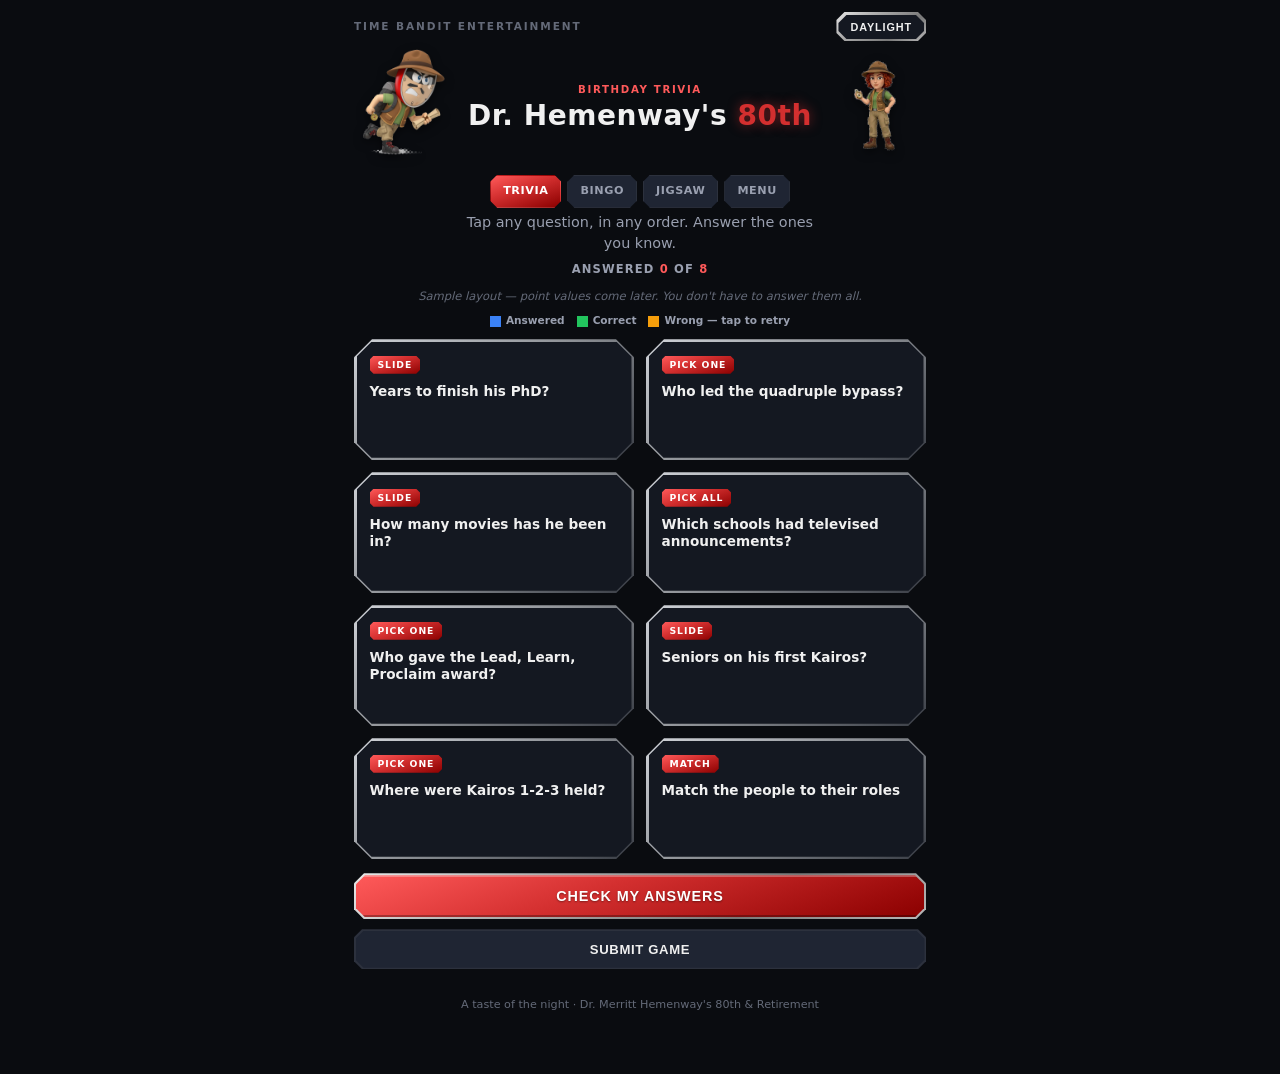
<file: trivia.html>
<!DOCTYPE html>
<html lang="en" data-theme="dark">
<head>
<meta charset="UTF-8" />
<meta name="viewport" content="width=device-width, initial-scale=1, viewport-fit=cover" />
<title>Dr. Hemenway's 80th — Birthday Trivia (Sample)</title>
<link rel="stylesheet" href="assets/tb.css" />
<style>
.prog{text-align:center;font-size:.72rem;font-weight:700;text-transform:uppercase;letter-spacing:.1em;color:var(--text-dim);margin:4px 0 10px;}
.prog b{color:var(--red-light);}
.screen{display:none;}.screen.active{display:block;}
.qgrid{display:grid;grid-template-columns:1fr 1fr;gap:12px;}
.qtile{background:var(--frame-border);padding:2.5px;cursor:pointer;transition:filter .15s,transform .1s;position:relative;}
.qtile:hover{filter:brightness(1.08);}.qtile:active{transform:scale(.98);}
.qtile .in{background:var(--bg2);padding:14px 13px 16px;min-height:116px;display:flex;flex-direction:column;
  clip-path:polygon(15px 0,calc(100% - 15px) 0,100% 15px,100% calc(100% - 15px),calc(100% - 15px) 100%,15px 100%,0 calc(100% - 15px),0 15px);}
/* three frame states: answered(blue) / correct(green) / wrong(yellow) */
.qtile.answered{background:linear-gradient(145deg,#9cc4ff,#3b82f6 45%,#1e3a8a);}
.qtile.correct{background:linear-gradient(145deg,#86efac,#22c55e 45%,#15803d);}
.qtile.wrong{background:linear-gradient(145deg,#fde68a,#f59e0b 45%,#b45309);}
.qtile .stag{display:inline-block;align-self:flex-start;font-size:.58rem;font-weight:800;letter-spacing:.1em;text-transform:uppercase;
  color:#fff;background:var(--accent);padding:2px 8px;margin-bottom:9px;
  clip-path:polygon(4px 0,calc(100% - 4px) 0,100% 4px,100% calc(100% - 4px),calc(100% - 4px) 100%,4px 100%,0 calc(100% - 4px),0 4px);}
.qtile .qt{font-size:.85rem;font-weight:600;color:var(--text);line-height:1.25;}
.qtile .chk{position:absolute;top:8px;right:9px;font-size:.6rem;font-weight:800;display:none;letter-spacing:.03em;}
.qtile.answered .chk,.qtile.correct .chk,.qtile.wrong .chk{display:block;}
.qtile.answered .stag,.qtile.correct .stag,.qtile.wrong .stag{background:rgba(255,255,255,.85);color:#1a1a1a;}
.qtile.answered .qt,.qtile.answered .chk{color:#06183a;}
.qtile.correct .qt,.qtile.correct .chk{color:#0a2a12;}
.qtile.wrong .qt,.qtile.wrong .chk{color:#3a2606;}
.legend{display:flex;gap:12px;justify-content:center;flex-wrap:wrap;font-size:.66rem;color:var(--text-dim);margin:2px 0 10px;font-weight:700;}
.legend i{display:inline-block;width:11px;height:11px;margin-right:5px;vertical-align:middle;}
.lg-a{background:#3b82f6}.lg-c{background:#22c55e}.lg-w{background:#f59e0b}
.rb{font-weight:800;font-size:.92rem;padding:10px 12px;margin-bottom:10px;
  clip-path:polygon(8px 0,calc(100% - 8px) 0,100% 8px,100% calc(100% - 8px),calc(100% - 8px) 100%,8px 100%,0 calc(100% - 8px),0 8px);}
.rb.ok{background:linear-gradient(145deg,#86efac,#22c55e 45%,#15803d);color:#06280f;}
.rb.no{background:linear-gradient(145deg,#fde68a,#f59e0b 45%,#b45309);color:#3a2606;}
.qhead{font-size:1.22rem;font-weight:700;margin-bottom:4px;}
.qsub{color:var(--text-dim);font-size:.85rem;margin-bottom:8px;}
.opt{display:block;width:100%;background:var(--border);padding:2px;cursor:pointer;margin-top:10px;transition:filter .12s;}
.opt:hover{filter:brightness(1.14);}
.opt .oin{background:var(--bg3);color:var(--text);padding:13px 15px;font-size:.95rem;font-weight:600;display:flex;align-items:center;gap:10px;
  clip-path:polygon(8px 0,calc(100% - 8px) 0,100% 8px,100% calc(100% - 8px),calc(100% - 8px) 100%,8px 100%,0 calc(100% - 8px),0 8px);}
.opt .box{width:20px;height:20px;flex:0 0 20px;border:2px solid var(--text-muted);display:inline-block;}
.opt.pickone .box{clip-path:circle(50%);}
.opt.sel{background:var(--accent);}
.opt.sel .oin{color:#fff;background:transparent;font-weight:800;}
.opt.sel .box{border-color:#fff;background:#fff;}
.slid-val{text-align:center;margin:20px 0 4px;}
.slid-val .num{font-size:3.3rem;font-weight:800;color:var(--red-light);line-height:1;text-shadow:0 0 16px var(--red-glow);}
.slid-val .unit{display:block;font-size:.78rem;text-transform:uppercase;letter-spacing:.14em;color:var(--text-dim);margin-top:4px;}
input[type=range]{-webkit-appearance:none;appearance:none;width:100%;height:10px;background:var(--bg3);outline:none;margin:18px 0 6px;
  clip-path:polygon(6px 0,calc(100% - 6px) 0,100% 6px,100% calc(100% - 6px),calc(100% - 6px) 100%,6px 100%,0 calc(100% - 6px),0 6px);}
input[type=range]::-webkit-slider-thumb{-webkit-appearance:none;appearance:none;width:30px;height:30px;cursor:pointer;
  background:var(--accent);box-shadow:0 0 0 3px var(--bg2),0 2px 6px rgba(0,0,0,.5);}
input[type=range]::-moz-range-thumb{width:30px;height:30px;border:none;cursor:pointer;background:var(--accent);box-shadow:0 0 0 3px var(--bg2);}
.slid-ends{display:flex;justify-content:space-between;font-size:.74rem;color:var(--text-muted);font-weight:700;}
.match-hint{font-size:.8rem;color:var(--text-muted);margin:8px 0 4px;}
.matchwrap{position:relative;margin-top:14px;}
.mlines{position:absolute;inset:0;width:100%;height:100%;pointer-events:none;z-index:2;}
.mcols{display:flex;justify-content:space-between;gap:54px;position:relative;z-index:1;}
.mcol{display:flex;flex-direction:column;gap:14px;flex:1;}
.mcol.right{align-items:flex-end;}
.mitem,.ritem{background:var(--border);padding:2px;cursor:pointer;width:100%;}
.mitem .x,.ritem .x{background:var(--bg3);padding:12px 12px;font-size:.9rem;font-weight:700;color:var(--text);
  clip-path:polygon(8px 0,calc(100% - 8px) 0,100% 8px,100% calc(100% - 8px),calc(100% - 8px) 100%,8px 100%,0 calc(100% - 8px),0 8px);}
.mitem.active,.ritem.active{background:var(--accent);}
.mitem.active .x,.ritem.active .x{background:transparent;color:#fff;}
.mitem.linked{background:linear-gradient(145deg,#86efac,#22c55e 45%,#15803d);}
.mitem.linked .x{background:transparent;color:#06280f;}
.ritem.used{background:linear-gradient(145deg,#86efac,#22c55e 45%,#15803d);}
.ritem.used .x{background:transparent;color:#06280f;}
</style>
</head>
<body>
<div class="toprow">
  <span class="brandmini">Time Bandit Entertainment</span>
  <span class="theme-toggle oct-8" onclick="toggleTheme()"><button class="inner oct-8" id="themeBtn">Daylight</button></span>
</div>
<header class="hdr">
  <img class="charL" src="assets/adventurer.png" alt="Time Bandit adventurer" />
  <div class="htitle"><div class="kicker">Birthday Trivia</div>
    <h1>Dr. Hemenway's <span class="age">80th</span></h1></div>
  <img class="charR" src="assets/girl.png" alt="Adventurer" />
</header>
<nav class="gamenav">
  <a href="trivia.html" class="on">Trivia</a>
  <a href="bingo.html">Bingo</a>
  <a href="jigsaw.html">Jigsaw</a>
  <a href="index.html">Menu</a>
</nav>

<section class="screen active" id="screen-grid">
  <p class="hsub">Tap any question, in any order. Answer the ones you know.</p>
  <div class="prog">Answered <b id="adone">0</b> of <b id="atot">0</b></div>
  <div class="note">Sample layout — point values come later. You don't have to answer them all.</div>
  <div class="legend">
    <span><i class="lg-a"></i>Answered</span>
    <span><i class="lg-c"></i>Correct</span>
    <span><i class="lg-w"></i>Wrong — tap to retry</span>
  </div>
  <div class="qgrid" id="qgrid"></div>
  <span class="btn-frame oct-10"><button class="btn oct-9" onclick="checkAll()">Check My Answers</button></span>
  <span class="btn-ghost-frame oct-8"><button class="btn-ghost oct-8" onclick="submitGame()">Submit Game</button></span>
  <footer>A taste of the night · Dr. Merritt Hemenway's 80th &amp; Retirement</footer>
</section>

<section class="screen" id="screen-q">
  <button class="back" onclick="toGrid()">&lsaquo; All questions (answer later if you like)</button>
  <div class="frame oct-18"><div class="body" id="qbody"></div></div>
  <span class="btn-frame oct-10"><button class="btn oct-9" id="saveBtn" onclick="saveQ()">Save Answer</button></span>
  <button class="back" onclick="toGrid()" style="text-align:center;width:100%;margin-top:8px">Not ready? Go back without answering</button>
</section>

<script src="assets/tb.js"></script>
<script>
const TAG={slider:'Slide',choice:'Pick One',select:'Pick All',match:'Match'};
const QS=[
 {type:'slider',tile:'Years to finish his PhD?',q:'How many years did it take Merritt to finish his PhD?',sub:'From acceptance to completion. (land within range to score)',min:0,max:25,start:5,unit:'years',tol:1},
 {type:'choice',tile:'Who led the quadruple bypass?',q:'Who led Merritt’s quadruple bypass surgery?',options:['Dr. Wong','Dr. Pong','Dr. Sami Hayack','Dr. Reyes']},
 {type:'slider',tile:'How many movies has he been in?',q:'How many full-length movies has Merritt appeared in?',sub:'',min:0,max:10,start:3,unit:'movies'},
 {type:'select',tile:'Which schools had televised announcements?',q:'Which schools had televised announcements?',sub:'Pick all that apply.',options:['Bishop Amat','CSHM','Santa Margarita','Damien','Cantwell']},
 {type:'choice',tile:'Who gave the Lead, Learn, Proclaim award?',q:'The Lead, Learn, Proclaim Award Merritt won was given by which institution?',options:['National Catholic Education Association','Diocese of Los Angeles','U.S. Department of Education','National Honor Society']},
 {type:'slider',tile:'Seniors on his first Kairos?',q:'How many seniors were on Merritt’s very first Kairos retreat?',sub:'Get within range to score.',min:0,max:30,start:8,unit:'seniors',tol:1},
 {type:'choice',tile:'Where were Kairos 1-2-3 held?',q:'Where were Kairos retreats 1, 2, and 3 held?',options:['Mission San Luis Rey, Oceanside','Mission San Juan Capistrano','Santa Margarita Retreat House','Big Bear Lodge']},
 {type:'match',tile:'Match the people to their roles',q:'Match each person to their role in Merritt’s life.',left:['Dr. Pong','Dr. Sami Hayack','Dr. David Drew'],right:['Led the bypass','His cardiologist','Favorite teacher']}
];
const answers={};const checkedState={};let cur=-1,draft=null;
/* sample answer key (the real game pulls this from your dad's key) */
const KEY={0:13,1:1,2:2,3:[0,1,2],4:0,5:12,6:0,7:{0:0,1:1,2:2}};
function revealOf(i){const q=QS[i],k=KEY[i];
  if(q.type==='slider')return k+' '+q.unit;
  if(q.type==='choice')return q.options[k];
  return null;}
function isCorrect(i){
  const a=answers[i],k=KEY[i],q=QS[i];if(a===undefined)return false;
  if(q.type==='slider')return Math.abs(a-k)<=(q.tol||0);
  if(q.type==='choice')return a===k;
  if(q.type==='select'){if(!Array.isArray(a)||a.length!==k.length)return false;
    const s=[...a].sort((x,y)=>x-y),t=[...k].sort((x,y)=>x-y);return s.every((v,j)=>v===t[j]);}
  if(q.type==='match'){const ak=Object.keys(a);return ak.length===Object.keys(k).length&&Object.keys(k).every(li=>a[li]===k[li]);}
  return false;
}
function checkAll(){
  let answered=0,correct=0;
  QS.forEach((q,i)=>{if(answers[i]!==undefined){answered++;const ok=isCorrect(i);checkedState[i]=ok?'correct':'wrong';if(ok)correct++;}});
  renderGrid();
  if(answered===0)showToast('Answer a few first, then check.');
  else showToast(correct+' of '+answered+' correct. Wrong ones are yellow — tap to retry.');
}

function renderGrid(){
  const g=document.getElementById('qgrid');g.innerHTML='';
  QS.forEach((q,i)=>{
    const ans=answers[i]!==undefined;let cls='',label='';
    if(ans){const st=checkedState[i];
      if(st==='correct'){cls=' correct';label='✓ Correct';}
      else if(st==='wrong'){cls=' wrong';label='Retry';}
      else{cls=' answered';label='Answered';}}
    const el=document.createElement('div');el.className='qtile oct-18'+cls;el.onclick=()=>openQ(i);
    el.innerHTML='<div class="in"><span class="stag">'+TAG[q.type]+'</span><span class="chk">'+label+'</span><div class="qt">'+q.tile+'</div></div>';
    g.appendChild(el);});
  document.getElementById('atot').textContent=QS.length;
  document.getElementById('adone').textContent=Object.keys(answers).length;
}
function toGrid(){document.getElementById('screen-q').classList.remove('active');document.getElementById('screen-grid').classList.add('active');renderGrid();window.scrollTo(0,0);}
function esc(s){return(s+'').replace(/[&<>"']/g,c=>({'&':'&amp;','<':'&lt;','>':'&gt;','"':'&quot;',"'":'&#39;'}[c]));}

function openQ(i){
  cur=i;draft=null;const q=QS[i];const b=document.getElementById('qbody');
  let h='';const cs=checkedState[i];
  if(cs==='correct'){const r=revealOf(i);h+='<div class="rb ok">Correct!'+(r?' The answer is '+esc(r)+'.':'')+'</div>';}
  else if(cs==='wrong'){h+='<div class="rb no">Not quite - change your answer and check again.</div>';}
  h+='<div class="qhead">'+esc(q.q)+'</div>';if(q.sub)h+='<div class="qsub">'+esc(q.sub)+'</div>';
  if(q.type==='slider'){const v=answers[i]!==undefined?answers[i]:q.start;draft=v;
    h+='<div class="slid-val"><span class="num" id="sv">'+v+'</span><span class="unit">'+q.unit+'</span></div>';
    h+='<input type="range" min="'+q.min+'" max="'+q.max+'" value="'+v+'" oninput="onSlide(this.value)" />';
    h+='<div class="slid-ends"><span>'+q.min+'</span><span>'+q.max+'</span></div>';}
  else if(q.type==='choice'){const sel=answers[i];
    q.options.forEach((o,k)=>{h+='<div class="opt pickone'+(sel===k?' sel':'')+'" onclick="pickOne('+k+')"><div class="oin oct-8"><span class="box"></span>'+esc(o)+'</div></div>';});
    if(sel!==undefined)draft=sel;}
  else if(q.type==='select'){const sel=answers[i]||[];
    q.options.forEach((o,k)=>{h+='<div class="opt'+(sel.indexOf(k)>-1?' sel':'')+'" onclick="toggleSel('+k+')"><div class="oin oct-8"><span class="box"></span>'+esc(o)+'</div></div>';});
    draft=sel.slice();}
  else if(q.type==='match'){draft=answers[i]?Object.assign({},answers[i]):{};
    h+='<div class="match-hint">Tap a name on the left, then tap its match on the right. A line connects them.</div>';
    h+='<div class="matchwrap" id="mwrap"><svg class="mlines" id="mlines"></svg><div class="mcols">'
      +'<div class="mcol left" id="mleft"></div><div class="mcol right" id="mright"></div></div></div>';}
  b.innerHTML=h;
  if(q.type==='match'){renderMatch();}
  updateSaveBtn();
  document.getElementById('screen-grid').classList.remove('active');document.getElementById('screen-q').classList.add('active');window.scrollTo(0,0);
}
function onSlide(v){draft=parseInt(v,10);document.getElementById('sv').textContent=v;updateSaveBtn();}
function pickOne(k){draft=k;document.querySelectorAll('#qbody .opt').forEach((el,idx)=>el.classList.toggle('sel',idx===k));updateSaveBtn();}
function toggleSel(k){if(!Array.isArray(draft))draft=[];const p=draft.indexOf(k);if(p>-1)draft.splice(p,1);else draft.push(k);
  document.querySelectorAll('#qbody .opt')[k].classList.toggle('sel',draft.indexOf(k)>-1);updateSaveBtn();}

let mActive=null;
function renderMatch(){
  const q=QS[cur];
  const L=document.getElementById('mleft'),R=document.getElementById('mright');L.innerHTML='';R.innerHTML='';
  q.left.forEach((name,li)=>{const linked=draft[li]!==undefined&&draft[li]!==null;
    const el=document.createElement('div');el.className='mitem'+(mActive===li?' active':'')+(linked?' linked':'');
    el.id='mL'+li;el.onclick=()=>pickLeft(li);el.innerHTML='<div class="x oct-8">'+esc(name)+'</div>';L.appendChild(el);});
  const used=Object.values(draft);
  q.right.forEach((r,ri)=>{const isUsed=used.indexOf(ri)>-1;
    const el=document.createElement('div');el.className='ritem'+(isUsed?' used':'');
    el.id='mR'+ri;el.onclick=()=>pickRight(ri);el.innerHTML='<div class="x oct-8">'+esc(r)+'</div>';R.appendChild(el);});
  requestAnimationFrame(drawLines);
  updateSaveBtn();
}
function drawLines(){
  const svg=document.getElementById('mlines');if(!svg)return;const wrap=document.getElementById('mwrap');if(!wrap)return;
  const wr=wrap.getBoundingClientRect();svg.setAttribute('width',wr.width);svg.setAttribute('height',wr.height);
  svg.setAttribute('viewBox','0 0 '+wr.width+' '+wr.height);svg.innerHTML='';
  for(const li in draft){const ri=draft[li];const le=document.getElementById('mL'+li),re=document.getElementById('mR'+ri);
    if(!le||!re)continue;const a=le.getBoundingClientRect(),b=re.getBoundingClientRect();
    const x1=a.right-wr.left,y1=a.top+a.height/2-wr.top,x2=b.left-wr.left,y2=b.top+b.height/2-wr.top;const mx=(x1+x2)/2;
    const d='M '+x1+' '+y1+' C '+mx+' '+y1+' '+mx+' '+y2+' '+x2+' '+y2;
    const p=document.createElementNS('http://www.w3.org/2000/svg','path');
    p.setAttribute('d',d);p.setAttribute('stroke','#ff5a5a');p.setAttribute('stroke-width','3');p.setAttribute('fill','none');p.setAttribute('stroke-linecap','round');svg.appendChild(p);
    [[x1,y1],[x2,y2]].forEach(pt=>{const c=document.createElementNS('http://www.w3.org/2000/svg','circle');
      c.setAttribute('cx',pt[0]);c.setAttribute('cy',pt[1]);c.setAttribute('r','4');c.setAttribute('fill','#ff5a5a');svg.appendChild(c);});
  }
}
function pickLeft(li){mActive=(mActive===li?null:li);renderMatch();}
function pickRight(ri){if(mActive===null)return;for(const k in draft){if(draft[k]===ri)delete draft[k];}draft[mActive]=ri;mActive=null;renderMatch();}
window.addEventListener('resize',()=>{if(cur>-1&&QS[cur]&&QS[cur].type==='match')drawLines();});

function updateSaveBtn(){const q=QS[cur];let ok=false;
  if(q.type==='slider')ok=draft!==null&&draft!==undefined;
  else if(q.type==='choice')ok=draft!==null&&draft!==undefined;
  else if(q.type==='select')ok=Array.isArray(draft)&&draft.length>0;
  else if(q.type==='match')ok=Object.keys(draft).length===q.left.length;
  document.getElementById('saveBtn').disabled=!ok;}
function saveQ(){const q=QS[cur];
  if(q.type==='select')answers[cur]=draft.slice();
  else if(q.type==='match')answers[cur]=Object.assign({},draft);
  else answers[cur]=draft;
  delete checkedState[cur]; // re-answering resets it to "answered" (blue) until next check
  toGrid();}
function submitGame(){const n=Object.keys(answers).length;showToast('Game submitted! ('+n+' of '+QS.length+' answered) — sample only');}

renderGrid();
</script>
</body>
</html>
</file>
<file: assets/tb.css>
/* ============================================================
   TIME BANDIT shared skin — RED / BLACK / GRAY (no purple).
   Brand colors pulled from the live TBE site:
   --red #d32f2f, --red-deep #8b0000, --silver #8e9196.
   45deg clipped octagons, 145deg metallic gradients, no radius.
   ============================================================ */
:root,[data-theme="dark"]{
  --red:#d32f2f;--red-light:#ff5a5a;--red-deep:#8b0000;--red-glow:rgba(211,47,47,.55);
  --bg:#0a0c10;--bg2:#141821;--bg3:#1f2533;--border:#2c313d;
  --text:#f0f0f0;--text-dim:#9aa0b0;--text-muted:#646a78;
  --silver:#8e9196;--silver-light:#d0d3d8;
  --metal:linear-gradient(145deg,#e8e8e8 0%,#b0b0b0 30%,#787878 70%,#b8b8b8 100%);
  --frame-border:linear-gradient(145deg,#d0d3d8 0%,#8e9196 48%,#3a3e46 100%);
  --accent:linear-gradient(160deg,#ff5a5a 0%,#d32f2f 42%,#8b0000 100%);
  --success:#22c55e;--warn:#f59e0b;--error:#ef4444;
}
[data-theme="day"]{
  --red:#d32f2f;--red-light:#ff6b6b;--red-deep:#a01616;--red-glow:rgba(211,47,47,.3);
  --bg:#eceef2;--bg2:#ffffff;--bg3:#e1e4ea;--border:#c8ccd4;
  --text:#16181d;--text-dim:#55585d;--text-muted:#888c96;
  --silver:#8e9196;--silver-light:#eef0f3;
  --metal:linear-gradient(145deg,#ffffff 0%,#d8d8d8 30%,#a8a8a8 70%,#e8e8e8 100%);
  --frame-border:linear-gradient(145deg,#ffffff 0%,#b8bcc4 48%,#7a7e86 100%);
  --accent:linear-gradient(160deg,#ff6b6b 0%,#d32f2f 42%,#a01616 100%);
}
*{box-sizing:border-box;margin:0;padding:0;}
html,body{background:var(--bg);color:var(--text);}
body{font-family:'Segoe UI',system-ui,-apple-system,sans-serif;line-height:1.5;min-height:100vh;
  padding:12px 14px 60px;max-width:600px;margin:0 auto;transition:background .3s,color .3s;}
h1,h2,h3{letter-spacing:.02em;line-height:1.14;}
.dim{color:var(--text-dim);}.muted{color:var(--text-muted);}.center{text-align:center;}
/* octagons */
.oct-18{clip-path:polygon(18px 0,calc(100% - 18px) 0,100% 18px,100% calc(100% - 18px),calc(100% - 18px) 100%,18px 100%,0 calc(100% - 18px),0 18px);}
.oct-12{clip-path:polygon(12px 0,calc(100% - 12px) 0,100% 12px,100% calc(100% - 12px),calc(100% - 12px) 100%,12px 100%,0 calc(100% - 12px),0 12px);}
.oct-10{clip-path:polygon(10px 0,calc(100% - 10px) 0,100% 10px,100% calc(100% - 10px),calc(100% - 10px) 100%,10px 100%,0 calc(100% - 10px),0 10px);}
.oct-9{clip-path:polygon(9px 0,calc(100% - 9px) 0,100% 9px,100% calc(100% - 9px),calc(100% - 9px) 100%,9px 100%,0 calc(100% - 9px),0 9px);}
.oct-8{clip-path:polygon(8px 0,calc(100% - 8px) 0,100% 8px,100% calc(100% - 8px),calc(100% - 8px) 100%,8px 100%,0 calc(100% - 8px),0 8px);}
/* top row: brand mini + theme toggle */
.toprow{display:flex;justify-content:space-between;align-items:center;margin-bottom:8px;}
.brandmini{font-size:.66rem;text-transform:uppercase;letter-spacing:.18em;color:var(--text-muted);font-weight:700;}
.theme-toggle{background:var(--metal);padding:2px;cursor:pointer;}
.theme-toggle .inner{background:var(--bg2);color:var(--text);border:none;cursor:pointer;
  padding:6px 12px;font-size:.68rem;font-weight:700;text-transform:uppercase;letter-spacing:.08em;}
/* header band: logo (L) + title + mascot (R) */
.hdr{display:flex;align-items:center;justify-content:space-between;gap:10px;margin-bottom:6px;}
.hdr .charL{width:clamp(58px,18vw,96px);height:auto;flex:0 0 auto;filter:drop-shadow(0 3px 5px rgba(0,0,0,.55));}
.hdr .charR{width:clamp(58px,18vw,96px);height:auto;flex:0 0 auto;filter:drop-shadow(0 3px 5px rgba(0,0,0,.55));}
.hdr .htitle{flex:1 1 auto;text-align:center;min-width:0;}
.hdr .kicker{color:var(--red-light);font-weight:800;letter-spacing:.16em;text-transform:uppercase;font-size:.64rem;}
.hdr .htitle h1{font-size:clamp(1.25rem,5.4vw,1.75rem);margin:3px 0 0;}
.hdr .htitle h1 .age{color:var(--red);text-shadow:0 0 12px var(--red-glow);}
.hsub{text-align:center;color:var(--text-dim);font-size:.9rem;max-width:38ch;margin:0 auto 6px;}
/* game switch nav */
.gamenav{display:flex;gap:6px;justify-content:center;flex-wrap:wrap;margin:10px 0 4px;}
.gamenav a{font-size:.7rem;font-weight:800;text-transform:uppercase;letter-spacing:.05em;text-decoration:none;
  color:var(--text-dim);background:var(--bg3);padding:7px 12px;border:1px solid var(--border);
  clip-path:polygon(7px 0,calc(100% - 7px) 0,100% 7px,100% calc(100% - 7px),calc(100% - 7px) 100%,7px 100%,0 calc(100% - 7px),0 7px);}
.gamenav a.on{color:#fff;background:var(--accent);border-color:transparent;}
.gamenav a:active{transform:scale(.97);}
/* frame card (silver border) */
.frame{background:var(--frame-border);padding:3px;position:relative;display:block;margin:14px 0;}
.frame::after{content:'';position:absolute;inset:3px;background:var(--bg2);z-index:0;pointer-events:none;
  clip-path:polygon(17px 0,calc(100% - 17px) 0,100% 17px,100% calc(100% - 17px),calc(100% - 17px) 100%,17px 100%,0 calc(100% - 17px),0 17px);}
.frame>.body{position:relative;z-index:1;padding:18px;}
.frame--red{background:linear-gradient(145deg,#ff5a5a 0%,#d32f2f 45%,#8b0000 100%);}
/* buttons */
.btn-frame{display:block;width:100%;background:var(--metal);padding:2px;cursor:pointer;transition:filter .15s;margin-top:14px;}
.btn-frame:hover{filter:brightness(1.08);}.btn-frame:active{filter:brightness(.95);}
.btn{width:100%;border:none;cursor:pointer;padding:13px 22px;font-size:.9rem;font-weight:800;
  letter-spacing:.06em;text-transform:uppercase;color:#fff;background:var(--accent);
  box-shadow:inset 0 2px 0 rgba(255,255,255,.28),inset 0 -2px 0 rgba(0,0,0,.3);text-shadow:0 1px 2px rgba(0,0,0,.4);}
.btn:disabled{filter:grayscale(.7) brightness(.7);cursor:not-allowed;}
.btn:active{transform:scale(.98);}
.btn-ghost-frame{display:block;width:100%;background:var(--border);padding:1.5px;cursor:pointer;margin-top:10px;}
.btn-ghost{width:100%;border:none;cursor:pointer;background:var(--bg3);color:var(--text);
  padding:11px 18px;font-size:.82rem;font-weight:700;letter-spacing:.05em;text-transform:uppercase;}
.back{background:none;border:none;color:var(--text-dim);font-size:.82rem;cursor:pointer;padding:6px 0;margin-bottom:4px;font-weight:600;}
.back:hover{color:var(--red-light);}
footer{text-align:center;margin-top:28px;font-size:.7rem;color:var(--text-muted);}
.note{text-align:center;font-size:.72rem;color:var(--text-muted);font-style:italic;margin:8px 0;}
/* submit toast */
.toast{position:fixed;left:50%;bottom:26px;transform:translateX(-50%) translateY(20px);opacity:0;pointer-events:none;
  background:var(--accent);color:#fff;font-weight:800;letter-spacing:.04em;padding:13px 22px;font-size:.92rem;
  box-shadow:0 8px 24px rgba(0,0,0,.5);transition:opacity .25s,transform .25s;z-index:50;text-align:center;
  clip-path:polygon(12px 0,calc(100% - 12px) 0,100% 12px,100% calc(100% - 12px),calc(100% - 12px) 100%,12px 100%,0 calc(100% - 12px),0 12px);}
.toast.show{opacity:1;transform:translateX(-50%) translateY(0);}
</file>
